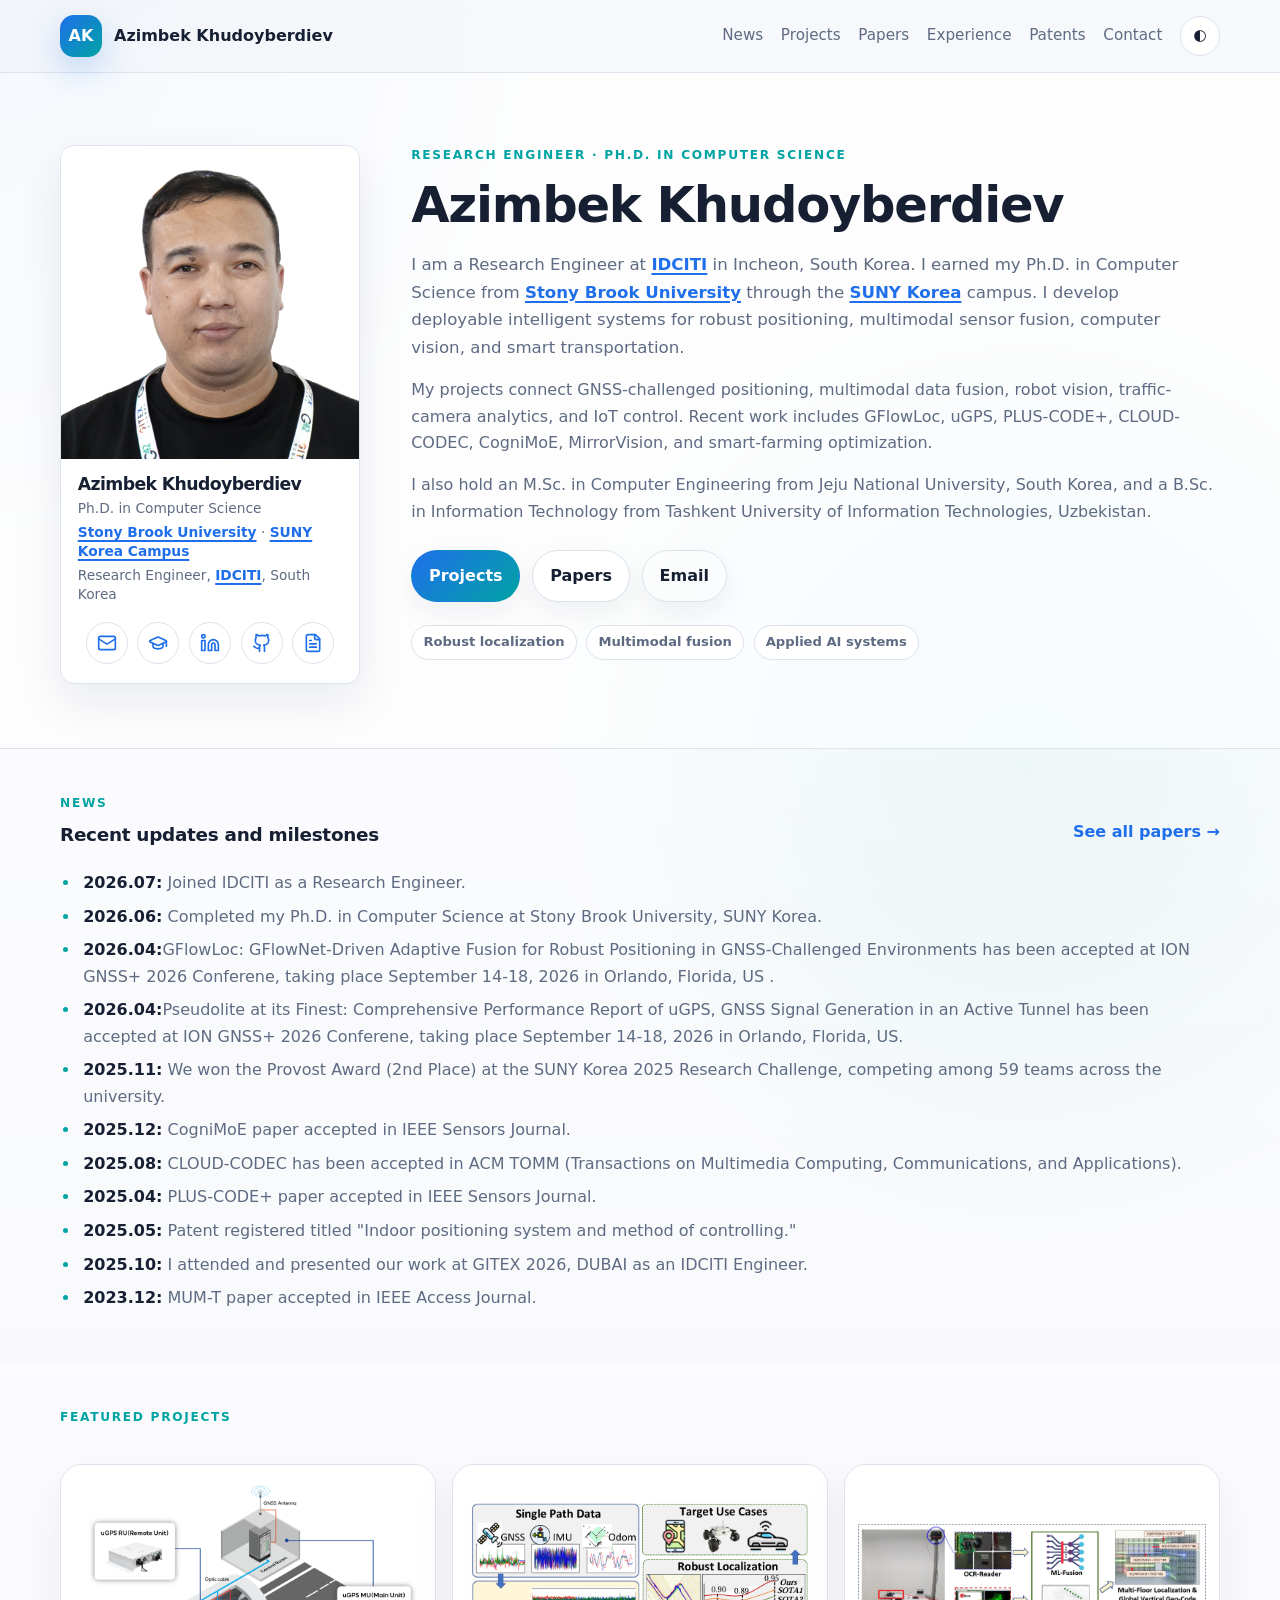
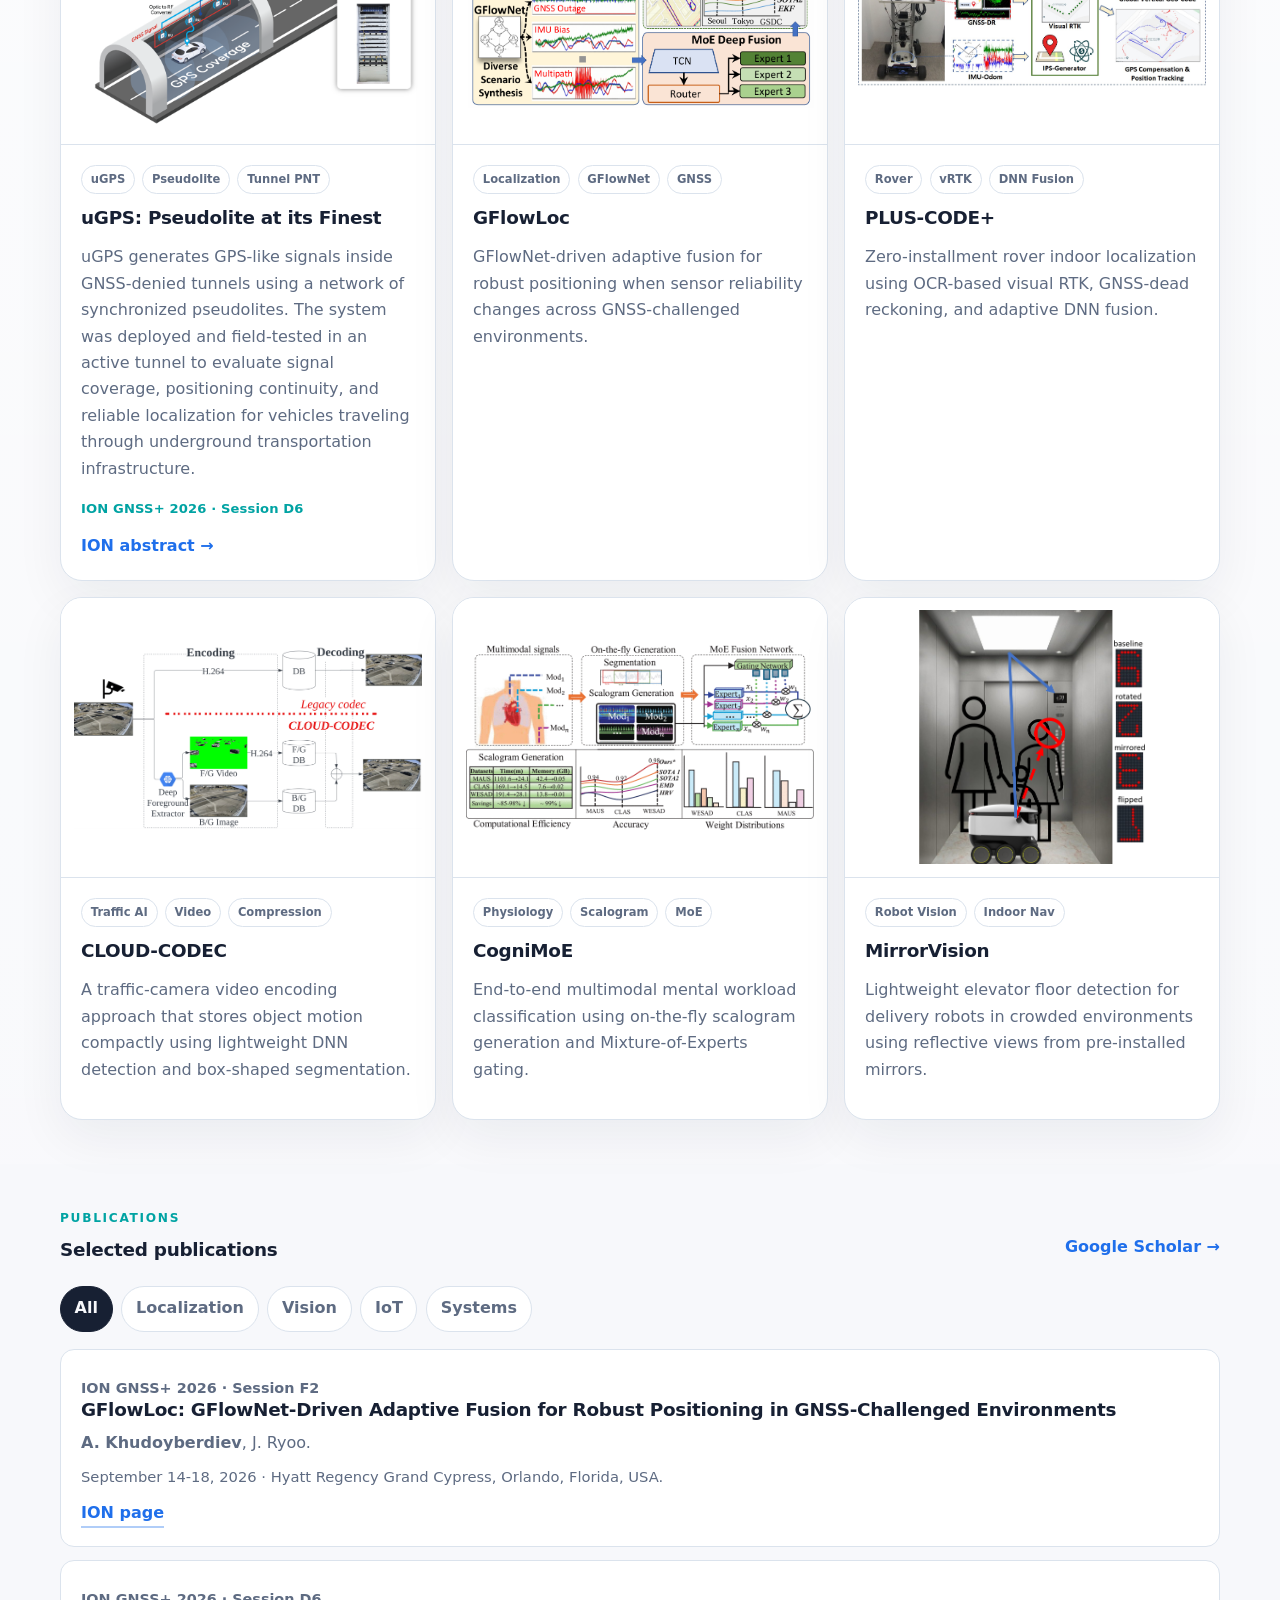
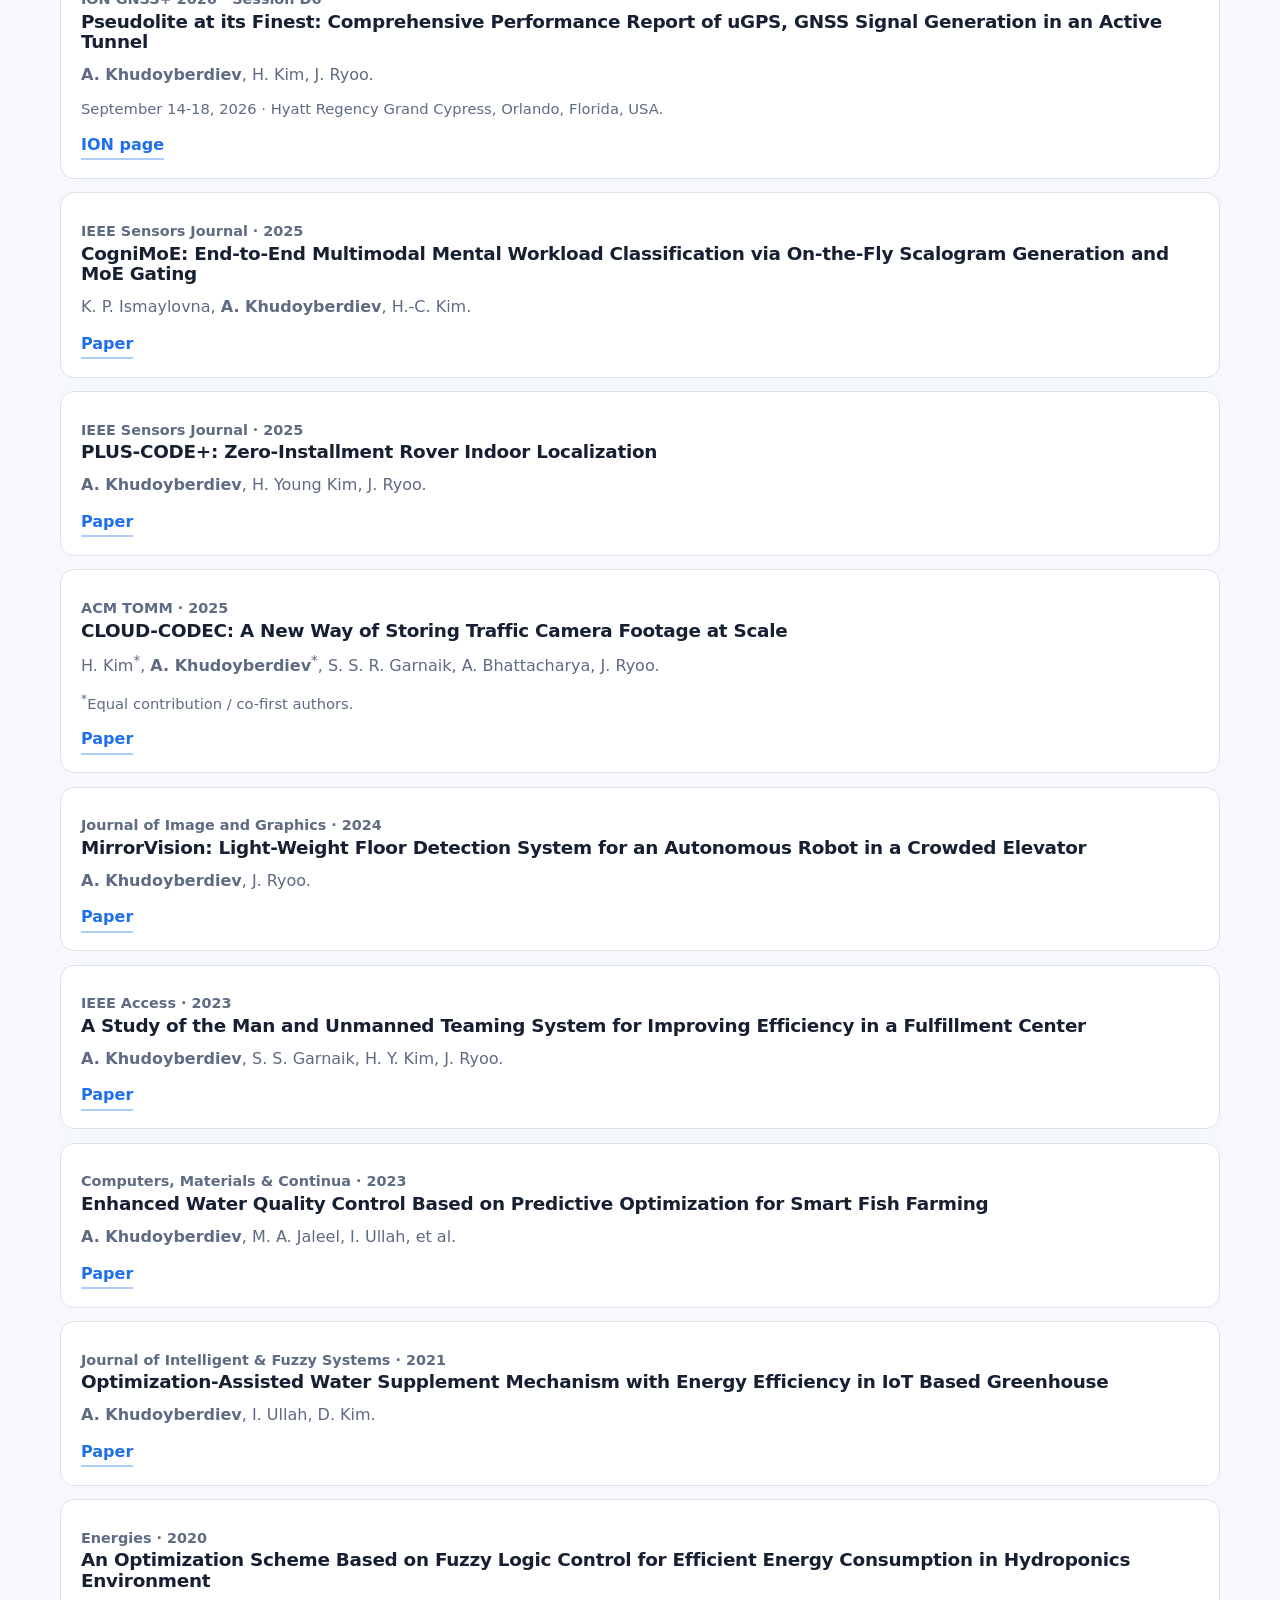
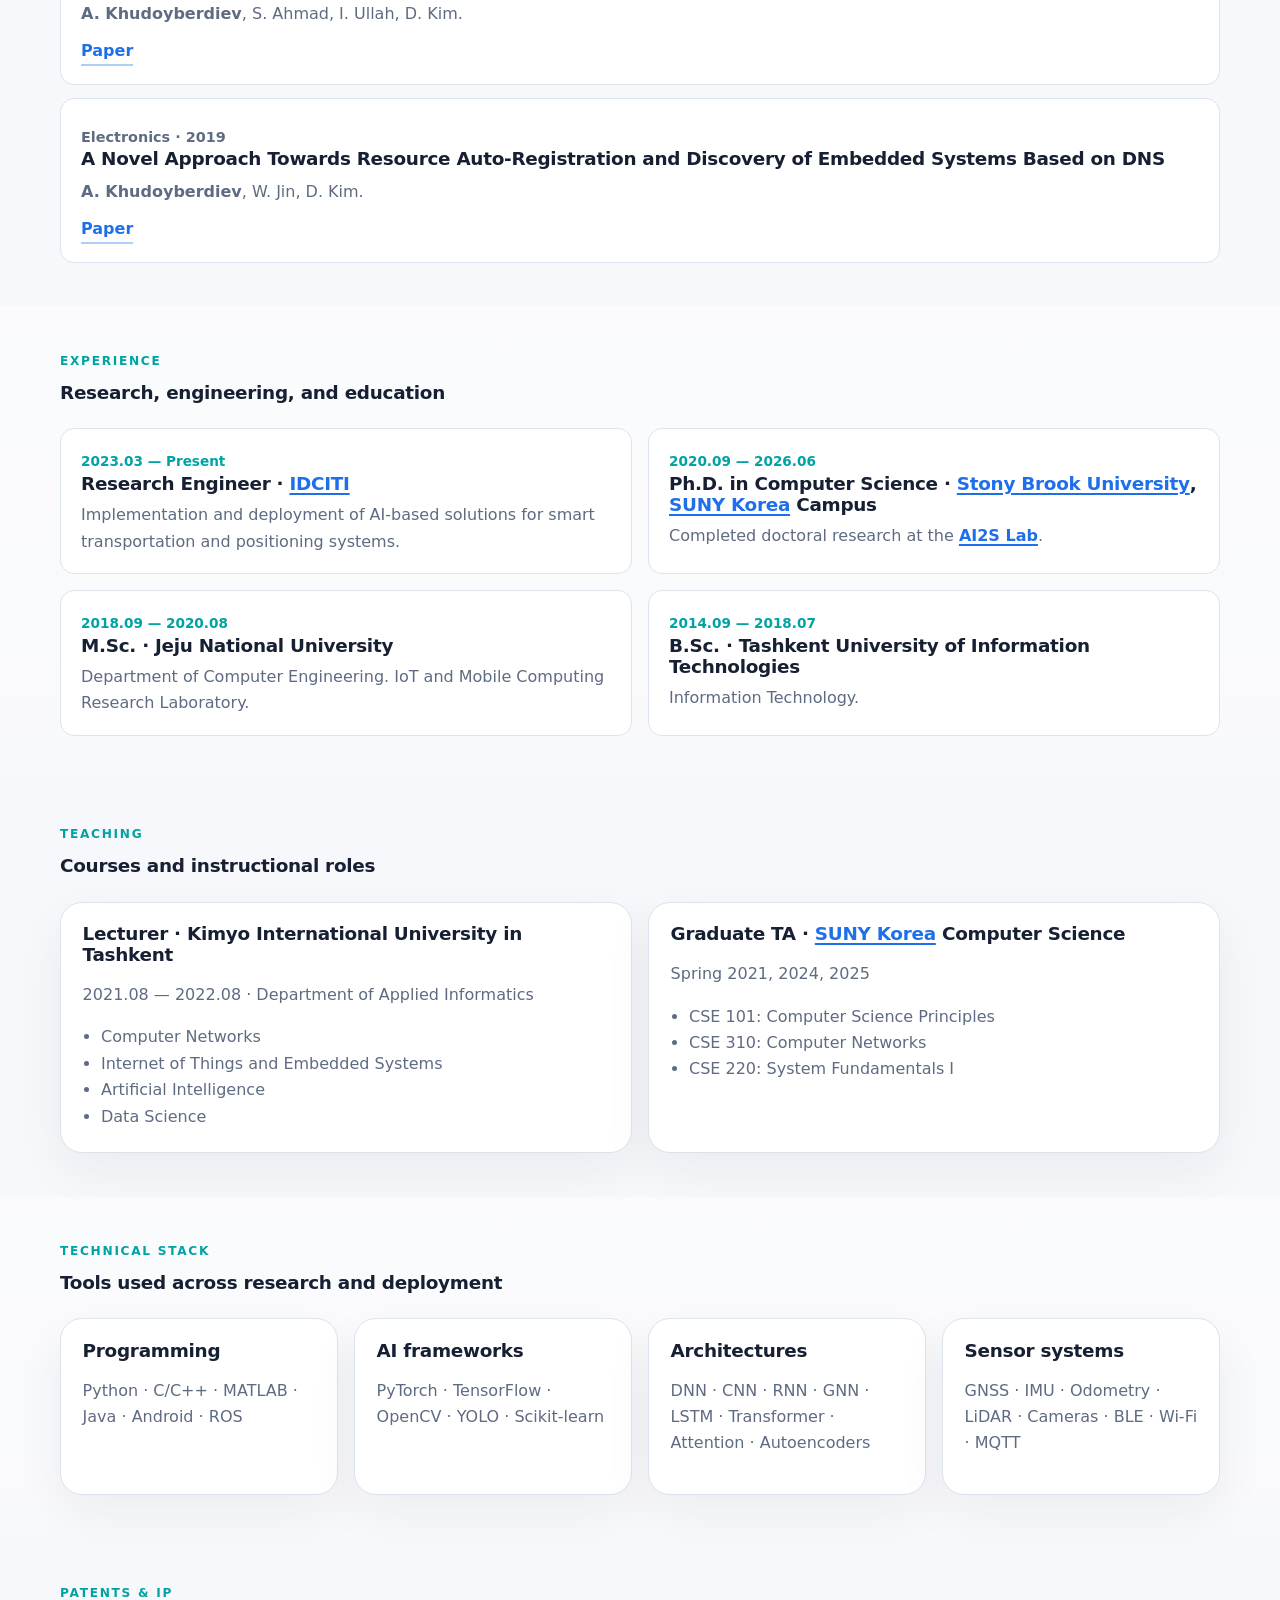
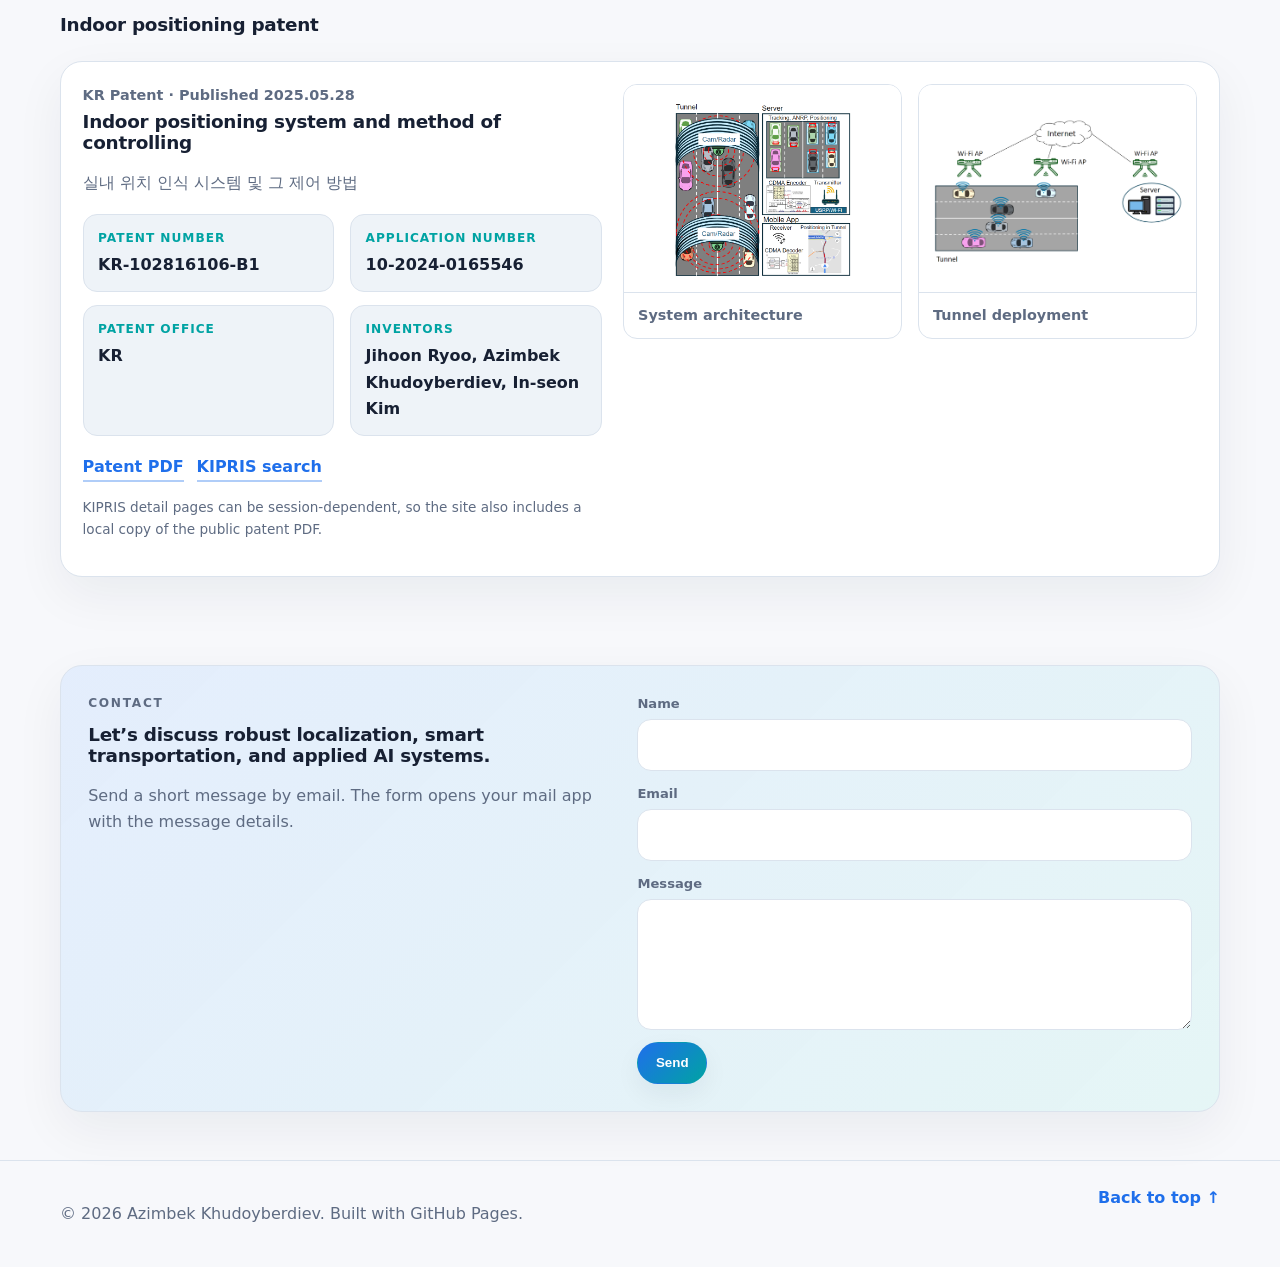
<file: index.html>
<!doctype html>
<html lang="en" data-theme="light">
<head>
  <meta charset="utf-8" />
  <meta name="viewport" content="width=device-width, initial-scale=1" />
  <title>Azimbek Khudoyberdiev · Research Portfolio</title>
  <meta name="description" content="Azimbek Khudoyberdiev — adaptive deep learning, multimodal sensor fusion, robust positioning, localization, intelligent transportation, and autonomous systems." />
  <meta name="author" content="Azimbek Khudoyberdiev" />
  <meta property="og:title" content="Azimbek Khudoyberdiev · Research Portfolio" />
  <meta property="og:description" content="Projects, publications, teaching, patents, and engineering work in multimodal sensor fusion and robust positioning." />
  <meta property="og:type" content="website" />
  <meta property="og:image" content="assets/img/og-card.svg" />
  <link rel="icon" href="assets/img/favicon.svg" type="image/svg+xml" />
  <link rel="stylesheet" href="assets/css/styles.css" />
  <script type="application/ld+json">
  {
    "@context": "https://schema.org",
    "@type": "Person",
    "name": "Azimbek Khudoyberdiev",
    "jobTitle": "Research Engineer; Ph.D. in Computer Science",
    "affiliation": [
      {"@type":"CollegeOrUniversity","name":"Stony Brook University","url":"https://www.stonybrook.edu/"},
      {"@type":"CollegeOrUniversity","name":"SUNY Korea","url":"https://www.sunykorea.ac.kr/en/"},
      {"@type":"Organization","name":"AI2S Lab","url":"https://sites.google.com/view/ai2s/home?authuser=0"},
      {"@type":"Organization","name":"IDCITI","url":"https://idciti.com/"}
    ],
    "email": "azimbek.khudoyberdiev@stonybrook.edu",
    "sameAs": [
      "https://www.linkedin.com/in/azimbek-khudoyberdiev-378966178/",
      "https://scholar.google.com/citations?user=FDHRJzgAAAAJ"
    ],
    "knowsAbout": ["Multimodal sensor fusion", "GNSS-challenged localization", "Deep learning", "Autonomous systems", "Computer vision", "IoT"]
  }
  </script>
</head>
<body>
  <a class="skip-link" href="#main">Skip to main content</a>

  <header class="site-header" id="top">
    <nav class="nav" aria-label="Primary navigation">
      <a class="brand" href="#top" aria-label="Azimbek Khudoyberdiev home">
        <span class="brand-mark">AK</span>
        <span class="brand-text">Azimbek Khudoyberdiev</span>
      </a>
      <button class="nav-toggle" aria-expanded="false" aria-controls="nav-menu">Menu</button>
      <div class="nav-menu" id="nav-menu">
        <a href="#news">News</a>
        <a href="#projects">Projects</a>
        <a href="#publications">Papers</a>
        <a href="#experience">Experience</a>
        <a href="#patents">Patents</a>
        <a href="#contact">Contact</a>
        <button class="theme-toggle" type="button" aria-label="Toggle dark mode">◐</button>
      </div>
    </nav>
  </header>

  <main id="main">
    <section class="hero section-pad">
      <div class="container hero-grid">
        <div class="hero-copy">
          <p class="eyebrow">Research Engineer · Ph.D. in Computer Science</p>
          <h1>Azimbek Khudoyberdiev</h1>
          <p class="lead">
            I am a Research Engineer at <a class="inline-link" href="https://idciti.com/" rel="noopener">IDCITI</a> in Incheon, South Korea. I earned my Ph.D. in Computer Science from <a class="inline-link" href="https://www.stonybrook.edu/" rel="noopener">Stony Brook University</a> through the <a class="inline-link" href="https://www.sunykorea.ac.kr/en/" rel="noopener">SUNY Korea</a> campus. I develop deployable intelligent systems for robust positioning, multimodal sensor fusion, computer vision, and smart transportation.
          </p>
          <p class="about-text">
            My projects connect GNSS-challenged positioning, multimodal data fusion, robot vision, traffic-camera analytics, and IoT control. Recent work includes GFlowLoc, uGPS, PLUS-CODE+, CLOUD-CODEC, CogniMoE, MirrorVision, and smart-farming optimization.
          </p>
          <p class="about-text">
            I also hold an M.Sc. in Computer Engineering from Jeju National University, South Korea, and a B.Sc. in Information Technology from Tashkent University of Information Technologies, Uzbekistan.
          </p>
          <div class="hero-actions">
            <a class="button primary" href="#projects">Projects</a>
            <a class="button" href="#publications">Papers</a>
            <a class="button ghost" href="mailto:azimbek.khudoyberdiev@stonybrook.edu">Email</a>
          </div>
          <div class="quick-meta" aria-label="Profile summary">
            <span>Robust localization</span>
            <span>Multimodal fusion</span>
            <span>Applied AI systems</span>
          </div>
        </div>
        <aside class="hero-card" aria-label="Profile card">
          <img src="assets/img/Azimbek_2.jpg" alt="Profile image for Azimbek Khudoyberdiev" />
          <div class="hero-card-content">
            <h2>Azimbek Khudoyberdiev</h2>
            <p>Ph.D. in Computer Science</p>
            <p><a class="inline-link" href="https://www.stonybrook.edu/" rel="noopener">Stony Brook University</a> · <a class="inline-link" href="https://www.sunykorea.ac.kr/en/" rel="noopener">SUNY Korea Campus</a></p>
            <p>Research Engineer, <a class="inline-link" href="https://idciti.com/" rel="noopener">IDCITI</a>, South Korea</p>
            <div class="profile-links">
              <a class="icon-link" href="mailto:azimbek.khudoyberdiev@stonybrook.edu" aria-label="Email" title="Email">
                <svg class="icon" viewBox="0 0 24 24" aria-hidden="true"><rect width="20" height="16" x="2" y="4" rx="2"></rect><path d="m22 7-8.97 5.7a2 2 0 0 1-2.06 0L2 7"></path></svg>
                <span class="sr-only">Email</span>
              </a>
              <a class="icon-link" href="https://scholar.google.com/citations?user=FDHRJzgAAAAJ" rel="noopener" aria-label="Google Scholar" title="Google Scholar">
                <svg class="icon" viewBox="0 0 24 24" aria-hidden="true"><path d="M21.42 10.92a1 1 0 0 0-.02-1.84L12.83 5.18a2 2 0 0 0-1.66 0L2.6 9.08a1 1 0 0 0 0 1.84l8.57 3.9a2 2 0 0 0 1.66 0z"></path><path d="M22 10v6"></path><path d="M6 12.5V16a6 3 0 0 0 12 0v-3.5"></path></svg>
                <span class="sr-only">Google Scholar</span>
              </a>
              <a class="icon-link" href="https://www.linkedin.com/in/azimbek-khudoyberdiev-378966178/" rel="noopener" aria-label="LinkedIn" title="LinkedIn">
                <svg class="icon" viewBox="0 0 24 24" aria-hidden="true"><path d="M16 8a6 6 0 0 1 6 6v7h-4v-7a2 2 0 0 0-4 0v7h-4v-7a6 6 0 0 1 6-6z"></path><rect width="4" height="12" x="2" y="9"></rect><circle cx="4" cy="4" r="2"></circle></svg>
                <span class="sr-only">LinkedIn</span>
              </a>
              <a class="icon-link" href="https://github.com/AzimbekKhudoyberdiev" rel="noopener" aria-label="GitHub" title="GitHub">
                <svg class="icon" viewBox="0 0 24 24" aria-hidden="true"><path d="M15 22v-4a4.8 4.8 0 0 0-1-3.5c3 0 6-2 6-5.5a5.4 5.4 0 0 0-1-3.5c.28-1.15.28-2.35 0-3.5 0 0-1 0-3 1.5a13.4 13.4 0 0 0-8 0C6 2 5 2 5 2c-.3 1.15-.3 2.35 0 3.5A5.4 5.4 0 0 0 4 9c0 3.5 3 5.5 6 5.5-.39.49-.68 1.05-.85 1.65S8.93 17.38 9 18v4"></path><path d="M9 18c-4.51 2-5-2-7-2"></path></svg>
                <span class="sr-only">GitHub</span>
              </a>
              <a class="icon-link" href="cv.html" aria-label="CV" title="CV">
                <svg class="icon" viewBox="0 0 24 24" aria-hidden="true"><path d="M15 2H6a2 2 0 0 0-2 2v16a2 2 0 0 0 2 2h12a2 2 0 0 0 2-2V7z"></path><path d="M14 2v4a2 2 0 0 0 2 2h4"></path><path d="M10 9H8"></path><path d="M16 13H8"></path><path d="M16 17H8"></path></svg>
                <span class="sr-only">CV</span>
              </a>
            </div>
          </div>
        </aside>
      </div>
    </section>

    <section class="section-pad section-muted" id="news">
      <div class="container split-heading">
        <div>
          <p class="eyebrow">News</p>
          <h3>Recent updates and milestones</h3>
        </div>
        <a class="text-link" href="#publications">See all papers →</a>
      </div>
      <ul class="container news-list">
        <li><strong>2026.07:</strong> Joined IDCITI as a Research Engineer.</li>
        <li><strong>2026.06:</strong> Completed my Ph.D. in Computer Science at Stony Brook University, SUNY Korea.</li>
        <li><strong>2026.04:</strong>GFlowLoc: GFlowNet-Driven Adaptive Fusion for Robust Positioning in GNSS-Challenged Environments has been accepted at ION GNSS+ 2026 Conferene, taking place September 14-18, 2026 in Orlando, Florida, US .</li>
        <li><strong>2026.04:</strong>Pseudolite at its Finest: Comprehensive Performance Report of uGPS, GNSS Signal Generation in an Active Tunnel has been accepted at ION GNSS+ 2026 Conferene, taking place September 14-18, 2026 in Orlando, Florida, US.</li>
        <li><strong>2025.11:</strong> We won the Provost Award (2nd Place) at the SUNY Korea 2025 Research Challenge, competing among 59 teams across the university.</li>
        <li><strong>2025.12:</strong> CogniMoE paper accepted in IEEE Sensors Journal.</li>
        <li><strong>2025.08:</strong> CLOUD-CODEC has been accepted in ACM TOMM (Transactions on Multimedia Computing, Communications, and Applications).</li>
        <li><strong>2025.04:</strong> PLUS-CODE+ paper accepted in IEEE Sensors Journal.</li>
        <li><strong>2025.05:</strong> Patent registered titled "Indoor positioning system and method of controlling."</li>
        <li><strong>2025.10:</strong> I attended and presented our work at GITEX 2026, DUBAI as an IDCITI Engineer.</li>
        <li><strong>2023.12:</strong> MUM-T paper accepted in IEEE Access Journal.</li>
      </ul>
    </section>

    <section class="section-pad section-muted" id="projects">
      <div class="container split-heading">
        <div>
          <p class="eyebrow">Featured projects</p>
          <!--<p class="section-intro compact">Project snapshots across robust localization, adaptive sensor fusion, traffic intelligence, robot vision, and IoT control.</p> -->
        </div>
      </div>
      <div class="container project-grid">
        <article class="project-card featured">
          <a class="project-media" href="https://www.ion.org/gnss/abstracts.cfm?paperID=16863" rel="noopener" aria-label="Open the uGPS abstract on the ION website">
            <img src="assets/img/projects/ugps.png" alt="uGPS architecture for GNSS signal generation in an active tunnel" />
          </a>
          <div class="project-body">
            <div class="tag-row"><span>uGPS</span><span>Pseudolite</span><span>Tunnel PNT</span></div>
            <h3><a href="https://www.ion.org/gnss/abstracts.cfm?paperID=16863" rel="noopener">uGPS: Pseudolite at its Finest</a></h3>
            <p>uGPS generates GPS-like signals inside GNSS-denied tunnels using a network of synchronized pseudolites. The system was deployed and field-tested in an active tunnel to evaluate signal coverage, positioning continuity, and reliable localization for vehicles traveling through underground transportation infrastructure.</p>
            <p class="project-venue">ION GNSS+ 2026 · Session D6</p>
            <a class="text-link" href="https://www.ion.org/gnss/abstracts.cfm?paperID=16863" rel="noopener">ION abstract →</a>
          </div>
        </article>

        <article class="project-card featured">
          <div class="project-media">
            <img src="assets/img/projects/gflowloc.png" alt="GFlowLoc adaptive sensor fusion figure" />
          </div>
          <div class="project-body">
            <div class="tag-row"><span>Localization</span><span>GFlowNet</span><span>GNSS</span></div>
            <h3>GFlowLoc</h3>
            <p>GFlowNet-driven adaptive fusion for robust positioning when sensor reliability changes across GNSS-challenged environments.</p>
            <!-- Project page link will be enabled when project details are added. -->
          </div>
        </article>

        <article class="project-card featured">
          <div class="project-media">
            <img src="assets/img/projects/plus-code.jpg" alt="PLUS-CODE+ localization system figure" />
          </div>
          <div class="project-body">
            <div class="tag-row"><span>Rover</span><span>vRTK</span><span>DNN Fusion</span></div>
            <h3>PLUS-CODE+</h3>
            <p>Zero-installment rover indoor localization using OCR-based visual RTK, GNSS-dead reckoning, and adaptive DNN fusion.</p>
            <!-- Project page link will be enabled when project details are added. -->
          </div>
        </article>

        <article class="project-card">
          <div class="project-media">
            <img src="assets/img/projects/cloud-codec.png" alt="CLOUD-CODEC traffic video storage figure" />
          </div>
          <div class="project-body">
            <div class="tag-row"><span>Traffic AI</span><span>Video</span><span>Compression</span></div>
            <h3>CLOUD-CODEC</h3>
            <p>A traffic-camera video encoding approach that stores object motion compactly using lightweight DNN detection and box-shaped segmentation.</p>
            <!-- Project page link will be enabled when project details are added. -->
          </div>
        </article>

        <article class="project-card">
          <div class="project-media">
            <img src="assets/img/projects/cognimoe.gif" alt="CogniMoE multimodal workload classification figure" />
          </div>
          <div class="project-body">
            <div class="tag-row"><span>Physiology</span><span>Scalogram</span><span>MoE</span></div>
            <h3>CogniMoE</h3>
            <p>End-to-end multimodal mental workload classification using on-the-fly scalogram generation and Mixture-of-Experts gating.</p>
            <!-- Project page link will be enabled when project details are added. -->
          </div>
        </article>

        <article class="project-card">
          <div class="project-media portrait-media">
            <img src="assets/img/projects/mirrorvision.png" alt="MirrorVision elevator floor-detection figure" />
          </div>
          <div class="project-body">
            <div class="tag-row"><span>Robot Vision</span><span>Indoor Nav</span></div>
            <h3>MirrorVision</h3>
            <p>Lightweight elevator floor detection for delivery robots in crowded environments using reflective views from pre-installed mirrors.</p>
            <!-- Project page link will be enabled when project details are added. -->
          </div>
        </article>

      </div>
    </section>

    <section class="section-pad" id="publications">
      <div class="container split-heading">
        <div>
          <p class="eyebrow">Publications</p>
          <h3>Selected publications</h3>
        </div>
        <a class="text-link" href="https://scholar.google.com/citations?user=FDHRJzgAAAAJ" rel="noopener">Google Scholar →</a>
      </div>
      <div class="container pub-toolbar" aria-label="Publication filters">
        <button class="filter-button active" data-filter="all">All</button>
        <button class="filter-button" data-filter="localization">Localization</button>
        <button class="filter-button" data-filter="vision">Vision</button>
        <button class="filter-button" data-filter="iot">IoT</button>
        <button class="filter-button" data-filter="systems">Systems</button>
      </div>
      <div class="container publication-list">
        <article class="publication" data-tags="localization systems">
          <p class="pub-venue">ION GNSS+ 2026 · Session F2</p>
          <h3>GFlowLoc: GFlowNet-Driven Adaptive Fusion for Robust Positioning in GNSS-Challenged Environments</h3>
          <p><strong>A. Khudoyberdiev</strong>, J. Ryoo.</p>
          <p class="pub-note">September 14-18, 2026 · Hyatt Regency Grand Cypress, Orlando, Florida, USA.</p>
          <div class="pub-links"><a href="https://www.ion.org/gnss/abstracts.cfm?paperID=16864" rel="noopener">ION page</a></div>
        </article>
        <article class="publication" data-tags="localization systems">
          <p class="pub-venue">ION GNSS+ 2026 · Session D6</p>
          <h3>Pseudolite at its Finest: Comprehensive Performance Report of uGPS, GNSS Signal Generation in an Active Tunnel</h3>
          <p><strong>A. Khudoyberdiev</strong>, H. Kim, J. Ryoo.</p>
          <p class="pub-note">September 14-18, 2026 · Hyatt Regency Grand Cypress, Orlando, Florida, USA.</p>
          <div class="pub-links"><a href="https://www.ion.org/gnss/sessions.cfm?sessionID=2054" rel="noopener">ION page</a></div>
        </article>
        <article class="publication" data-tags="systems vision">
          <p class="pub-venue">IEEE Sensors Journal · 2025</p>
          <h3>CogniMoE: End-to-End Multimodal Mental Workload Classification via On-the-Fly Scalogram Generation and MoE Gating</h3>
          <p>K. P. Ismaylovna, <strong>A. Khudoyberdiev</strong>, H.-C. Kim.</p>
          <div class="pub-links"><a href="https://doi.org/10.1109/JSEN.2025.3640827" rel="noopener">Paper</a></div>
        </article>
        <article class="publication" data-tags="localization vision systems">
          <p class="pub-venue">IEEE Sensors Journal · 2025</p>
          <h3>PLUS-CODE+: Zero-Installment Rover Indoor Localization</h3>
          <p><strong>A. Khudoyberdiev</strong>, H. Young Kim, J. Ryoo.</p>
          <div class="pub-links"><a href="https://doi.org/10.1109/JSEN.2025.3561331" rel="noopener">Paper</a></div>
        </article>
        <article class="publication" data-tags="systems vision">
          <p class="pub-venue">ACM TOMM · 2025</p>
          <h3>CLOUD-CODEC: A New Way of Storing Traffic Camera Footage at Scale</h3>
          <p>H. Kim<sup>*</sup>, <strong>A. Khudoyberdiev</strong><sup>*</sup>, S. S. R. Garnaik, A. Bhattacharya, J. Ryoo.</p>
          <p class="pub-note"><sup>*</sup>Equal contribution / co-first authors.</p>
          <div class="pub-links"><a href="https://doi.org/10.1145/3744649" rel="noopener">Paper</a></div>
        </article>
        <article class="publication" data-tags="vision localization">
          <p class="pub-venue">Journal of Image and Graphics · 2024</p>
          <h3>MirrorVision: Light-Weight Floor Detection System for an Autonomous Robot in a Crowded Elevator</h3>
          <p><strong>A. Khudoyberdiev</strong>, J. Ryoo.</p>
          <div class="pub-links"><a href="https://doi.org/10.18178/joig.12.1.1-9" rel="noopener">Paper</a></div>
        </article>
        <article class="publication" data-tags="systems robotics">
          <p class="pub-venue">IEEE Access · 2023</p>
          <h3>A Study of the Man and Unmanned Teaming System for Improving Efficiency in a Fulfillment Center</h3>
          <p><strong>A. Khudoyberdiev</strong>, S. S. Garnaik, H. Y. Kim, J. Ryoo.</p>
          <div class="pub-links"><a href="https://doi.org/10.1109/ACCESS.2023.3341396" rel="noopener">Paper</a></div>
        </article>
        <article class="publication" data-tags="iot systems">
          <p class="pub-venue">Computers, Materials & Continua · 2023</p>
          <h3>Enhanced Water Quality Control Based on Predictive Optimization for Smart Fish Farming</h3>
          <p><strong>A. Khudoyberdiev</strong>, M. A. Jaleel, I. Ullah, et al.</p>
          <div class="pub-links"><a href="https://doi.org/10.32604/cmc.2023.036898" rel="noopener">Paper</a></div>
        </article>
        <article class="publication" data-tags="iot systems">
          <p class="pub-venue">Journal of Intelligent & Fuzzy Systems · 2021</p>
          <h3>Optimization-Assisted Water Supplement Mechanism with Energy Efficiency in IoT Based Greenhouse</h3>
          <p><strong>A. Khudoyberdiev</strong>, I. Ullah, D. Kim.</p>
          <div class="pub-links"><a href="https://doi.org/10.3233/JIFS-200618" rel="noopener">Paper</a></div>
        </article>
        <article class="publication" data-tags="iot systems">
          <p class="pub-venue">Energies · 2020</p>
          <h3>An Optimization Scheme Based on Fuzzy Logic Control for Efficient Energy Consumption in Hydroponics Environment</h3>
          <p><strong>A. Khudoyberdiev</strong>, S. Ahmad, I. Ullah, D. Kim.</p>
          <div class="pub-links"><a href="https://doi.org/10.3390/en13020289" rel="noopener">Paper</a></div>
        </article>
        <article class="publication" data-tags="iot systems">
          <p class="pub-venue">Electronics · 2019</p>
          <h3>A Novel Approach Towards Resource Auto-Registration and Discovery of Embedded Systems Based on DNS</h3>
          <p><strong>A. Khudoyberdiev</strong>, W. Jin, D. Kim.</p>
          <div class="pub-links"><a href="https://doi.org/10.3390/electronics8040442" rel="noopener">Paper</a></div>
        </article>
      </div>
    </section>

    <section class="section-pad section-muted" id="experience">
      <div class="container section-heading">
        <p class="eyebrow">Experience</p>
        <h3>Research, engineering, and education</h3>
      </div>
      <div class="container timeline">
        <article>
          <span>2023.03 — Present</span>
          <h3>Research Engineer · <a class="inline-link" href="https://idciti.com/" rel="noopener">IDCITI</a></h3>
          <p>Implementation and deployment of AI-based solutions for smart transportation and positioning systems.</p>
        </article>
        <article>
          <span>2020.09 — 2026.06</span>
          <h3>Ph.D. in Computer Science · <a class="inline-link" href="https://www.stonybrook.edu/" rel="noopener">Stony Brook University</a>, <a class="inline-link" href="https://www.sunykorea.ac.kr/en/" rel="noopener">SUNY Korea</a> Campus</h3>
          <p>Completed doctoral research at the <a class="inline-link" href="https://sites.google.com/view/ai2s/home?authuser=0" rel="noopener">AI2S Lab</a>.</p>
        </article>
        <article>
          <span>2018.09 — 2020.08</span>
          <h3>M.Sc. · Jeju National University</h3>
          <p>Department of Computer Engineering. IoT and Mobile Computing Research Laboratory.</p>
        </article>
        <article>
          <span>2014.09 — 2018.07</span>
          <h3>B.Sc. · Tashkent University of Information Technologies</h3>
          <p>Information Technology.</p>
        </article>
      </div>
    </section>

    <section class="section-pad" id="teaching">
      <div class="container split-heading">
        <div>
          <p class="eyebrow">Teaching</p>
          <h3>Courses and instructional roles</h3>
        </div>
      </div>
      <div class="container teaching-grid">
        <article class="teaching-card">
          <h3>Lecturer · Kimyo International University in Tashkent</h3>
          <p class="muted">2021.08 — 2022.08 · Department of Applied Informatics</p>
          <ul>
            <li>Computer Networks</li>
            <li>Internet of Things and Embedded Systems</li>
            <li>Artificial Intelligence</li>
            <li>Data Science</li>
          </ul>
        </article>
        <article class="teaching-card">
          <h3>Graduate TA · <a class="inline-link" href="https://www.sunykorea.ac.kr/en/" rel="noopener">SUNY Korea</a> Computer Science</h3>
          <p class="muted">Spring 2021, 2024, 2025</p>
          <ul>
            <li>CSE 101: Computer Science Principles</li>
            <li>CSE 310: Computer Networks</li>
            <li>CSE 220: System Fundamentals I</li>
          </ul>
        </article>
      </div>
    </section>

    <section class="section-pad section-muted" id="skills">
      <div class="container section-heading">
        <p class="eyebrow">Technical stack</p>
        <h3>Tools used across research and deployment</h3>
      </div>
      <div class="container skills-grid">
        <div class="skill-group"><h3>Programming</h3><p>Python · C/C++ · MATLAB · Java · Android · ROS</p></div>
        <div class="skill-group"><h3>AI frameworks</h3><p>PyTorch · TensorFlow · OpenCV · YOLO · Scikit-learn</p></div>
        <div class="skill-group"><h3>Architectures</h3><p>DNN · CNN · RNN · GNN · LSTM · Transformer · Attention · Autoencoders</p></div>
        <div class="skill-group"><h3>Sensor systems</h3><p>GNSS · IMU · Odometry · LiDAR · Cameras · BLE · Wi-Fi · MQTT</p></div>
      </div>
    </section>

    <section class="section-pad" id="patents">
      <div class="container section-heading">
        <p class="eyebrow">Patents & IP</p>
        <h3>Indoor positioning patent</h3>
      </div>
      <div class="container">
        <div class="patent-card patent-layout">
          <div class="patent-copy">
            <p class="pub-venue">KR Patent · Published 2025.05.28</p>
            <h3>Indoor positioning system and method of controlling</h3>
            <p class="muted">실내 위치 인식 시스템 및 그 제어 방법</p>
            <dl class="patent-meta">
              <div><dt>Patent number</dt><dd>KR-102816106-B1</dd></div>
              <div><dt>Application number</dt><dd>10-2024-0165546</dd></div>
              <div><dt>Patent office</dt><dd>KR</dd></div>
              <div><dt>Inventors</dt><dd>Jihoon Ryoo, Azimbek Khudoyberdiev, In-seon Kim</dd></div>
            </dl>
            <div class="pub-links">
              <a href="assets/patents/KR-102816106-B1.pdf" target="_blank" rel="noopener">Patent PDF</a>
              <a href="https://www.kipris.or.kr/khome/search/searchResult.do?queryText=102816106" rel="noopener">KIPRIS search</a>
            </div>
            <p class="small-note">KIPRIS detail pages can be session-dependent, so the site also includes a local copy of the public patent PDF.</p>
          </div>
          <div class="patent-figures" aria-label="Patent system architecture figures">
            <figure>
              <img src="assets/img/patents/indoor-positioning-system-architecture.png" alt="Patent architecture for indoor positioning using cameras, radar sensors, server, wireless output device, and client device" />
              <figcaption>System architecture</figcaption>
            </figure>
            <figure>
              <img src="assets/img/patents/deployment.png" alt="Tunnel deployment diagram for the indoor positioning system" />
              <figcaption>Tunnel deployment</figcaption>
            </figure>
          </div>
        </div>
      </div>
    </section>

    <section class="section-pad contact-section" id="contact">
      <div class="container contact-card">
        <div>
          <p class="eyebrow">Contact</p>
          <h3>Let’s discuss robust localization, smart transportation, and applied AI systems.</h3>
          <p class="contact-note">Send a short message by email. The form opens your mail app with the message details.</p>
        </div>
        <form class="contact-form" action="mailto:azimbek.khudoyberdiev@stonybrook.edu" method="post" enctype="text/plain">
          <label>
            <span>Name</span>
            <input name="name" type="text" autocomplete="name" required />
          </label>
          <label>
            <span>Email</span>
            <input name="email" type="email" autocomplete="email" required />
          </label>
          <label>
            <span>Message</span>
            <textarea name="message" rows="4" required></textarea>
          </label>
          <button class="button primary" type="submit">Send</button>
        </form>
      </div>
    </section>
  </main>

  <footer class="footer">
    <div class="container footer-inner">
      <p>© <span id="year"></span> Azimbek Khudoyberdiev. Built with GitHub Pages.</p>
      <a href="#top">Back to top ↑</a>
    </div>
  </footer>

  <script src="assets/js/main.js"></script>
</body>
</html>
</file>
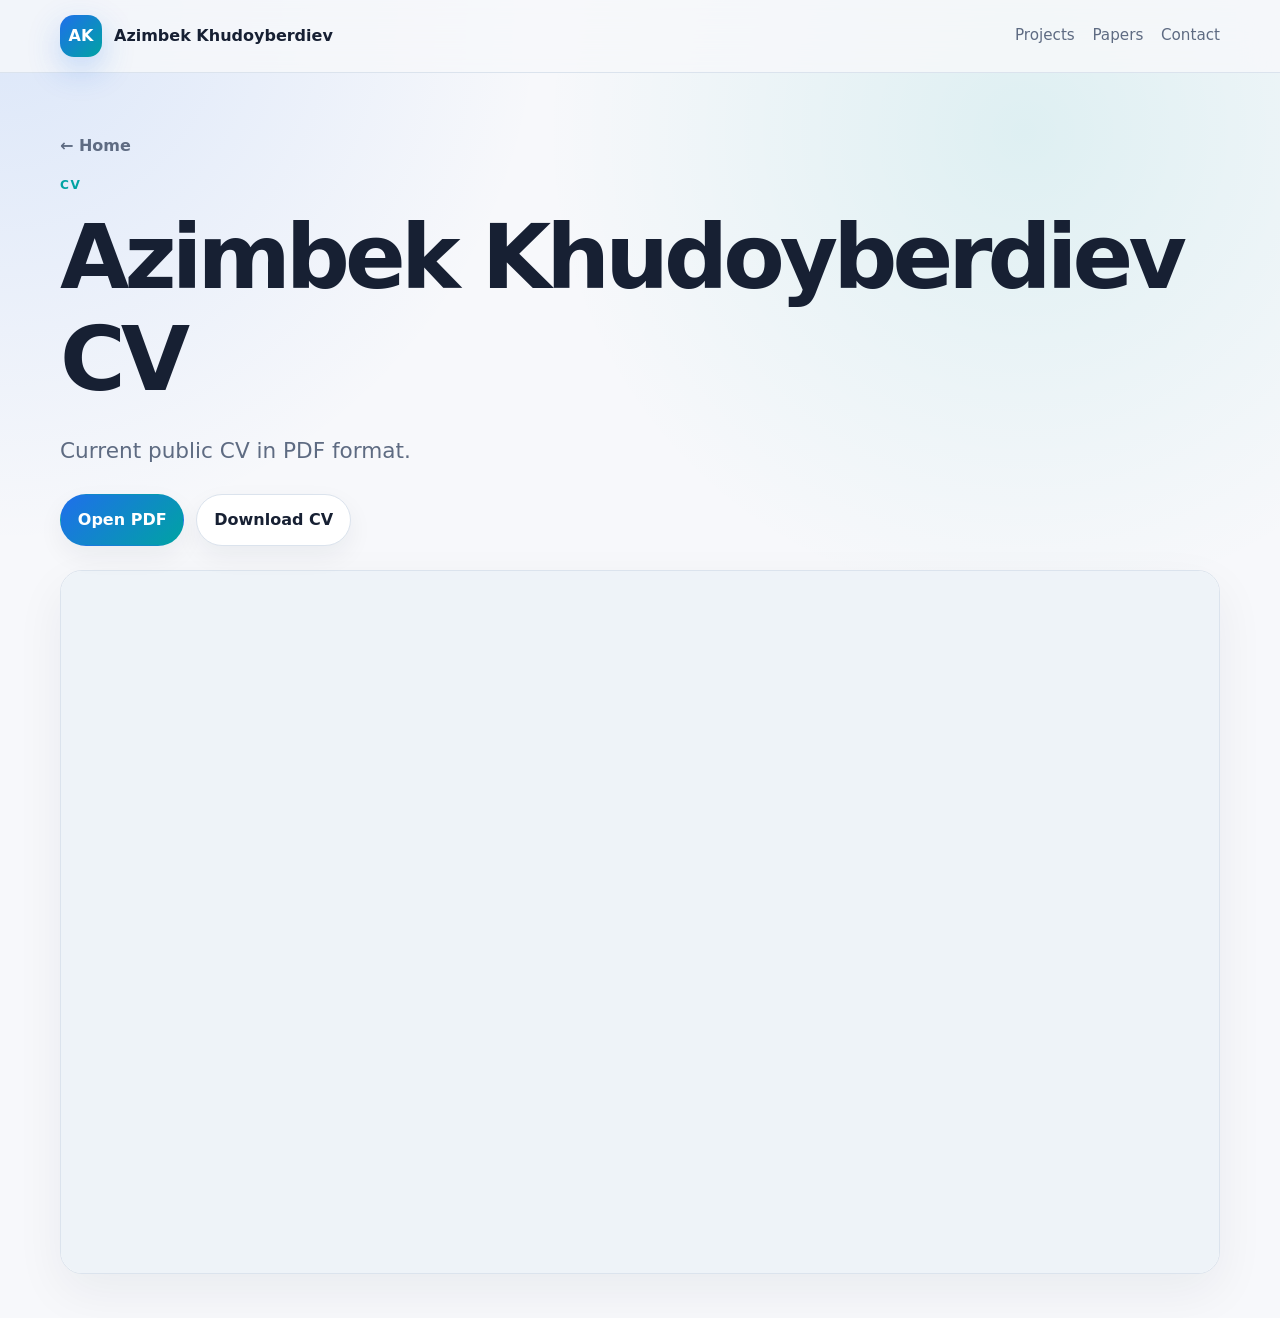
<file: cv.html>
<!doctype html>
<html lang="en" data-theme="light">
<head>
  <meta charset="utf-8" />
  <meta name="viewport" content="width=device-width, initial-scale=1" />
  <title>CV · Azimbek Khudoyberdiev</title>
  <link rel="icon" href="assets/img/favicon.svg" type="image/svg+xml" />
  <link rel="stylesheet" href="assets/css/styles.css" />
</head>
<body>
  <header class="site-header">
    <nav class="nav" aria-label="Primary navigation">
      <a class="brand" href="index.html#top"><span class="brand-mark">AK</span><span class="brand-text">Azimbek Khudoyberdiev</span></a>
      <div class="nav-menu" style="display:flex"><a href="index.html#projects">Projects</a><a href="index.html#publications">Papers</a><a href="index.html#contact">Contact</a></div>
    </nav>
  </header>
  <main class="section-pad">
    <div class="container">
      <p class="breadcrumb"><a href="index.html">← Home</a></p>
      <p class="eyebrow">CV</p>
      <h1>Azimbek Khudoyberdiev CV</h1>
      <p class="lead">Current public CV in PDF format.</p>
      <div class="hero-actions">
        <a class="button primary" href="assets/cv/Azimbek_Khudoyberdiev_CV.pdf" target="_blank" rel="noopener">Open PDF</a>
        <a class="button" href="assets/cv/Azimbek_Khudoyberdiev_CV.pdf" download>Download CV</a>
      </div>
      <div class="pdf-viewer">
        <iframe class="pdf-frame" src="assets/cv/Azimbek_Khudoyberdiev_CV.pdf" title="Azimbek Khudoyberdiev CV PDF"></iframe>
      </div>
    </div>
  </main>
</body>
</html>
</file>
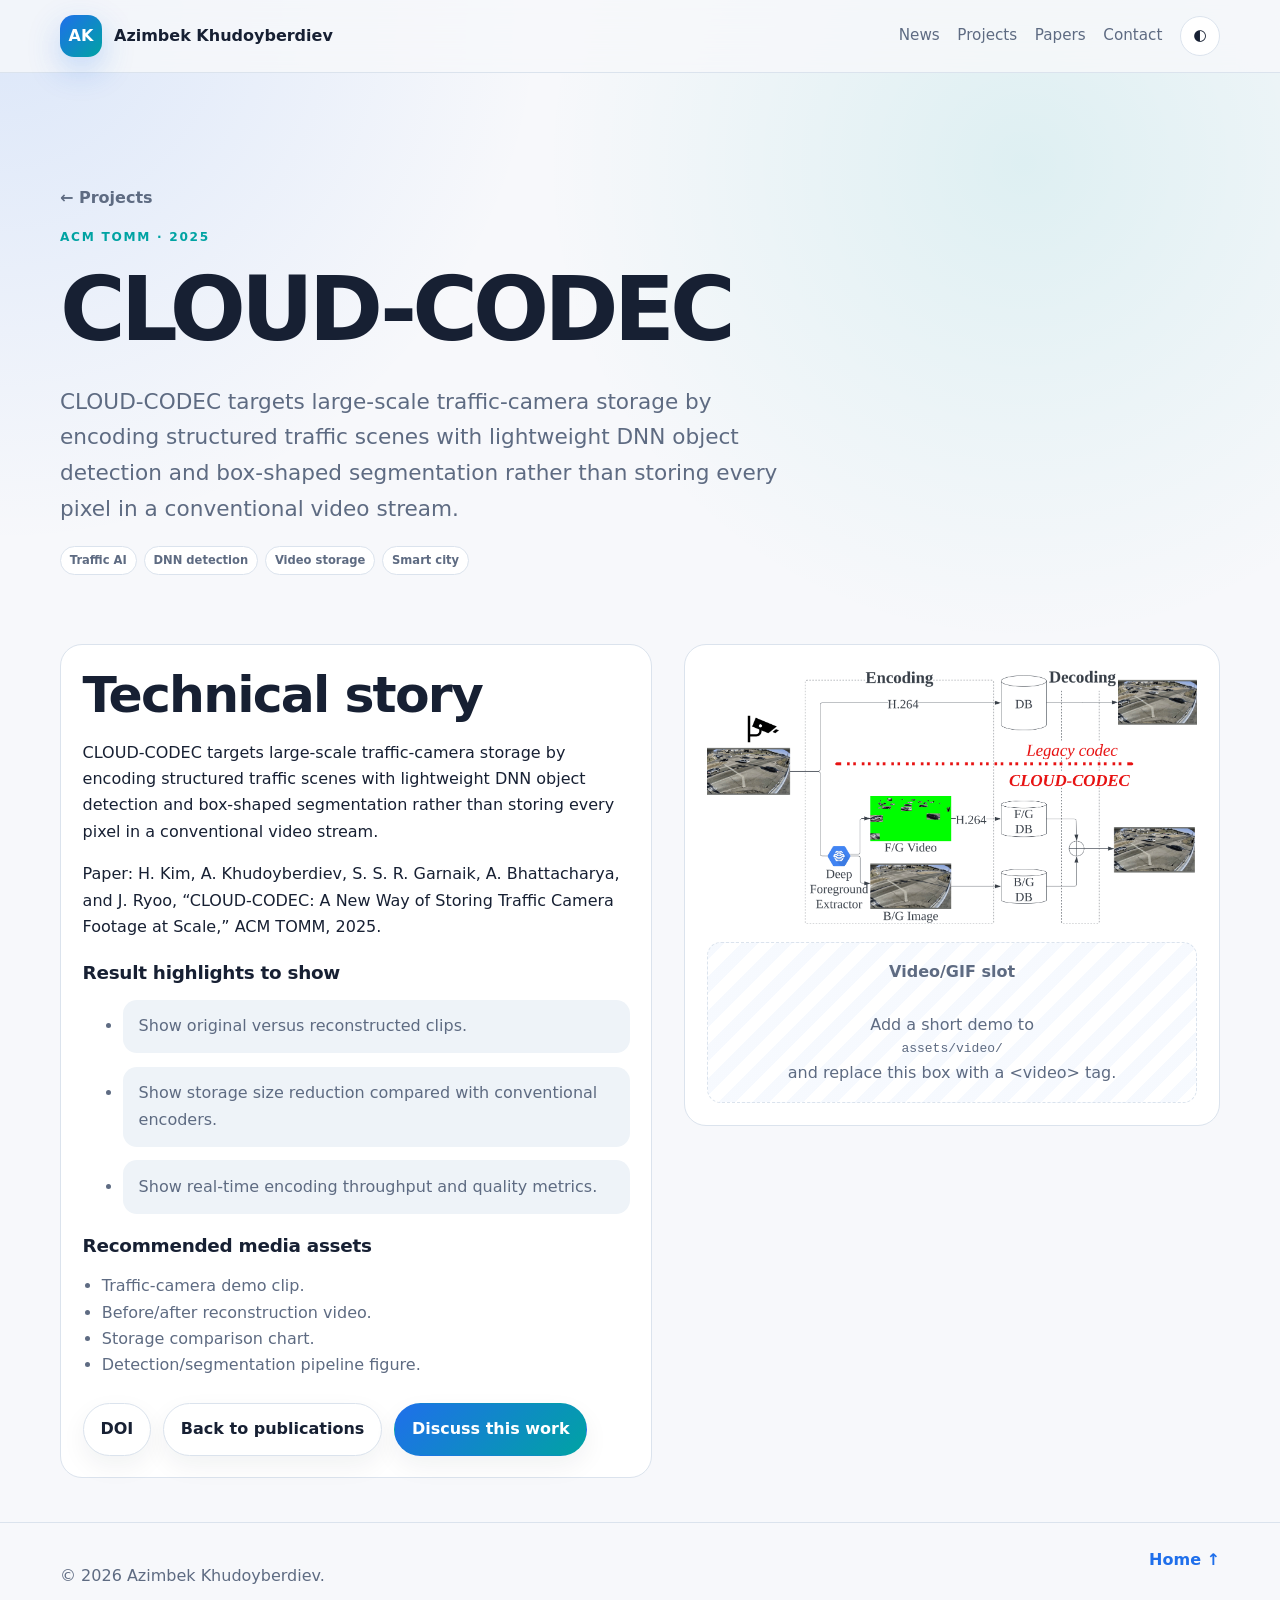
<file: projects/cloud-codec.html>
<!doctype html>
<html lang="en" data-theme="light">
<head>
  <meta charset="utf-8" />
  <meta name="viewport" content="width=device-width, initial-scale=1" />
  <title>CLOUD-CODEC · Azimbek Khudoyberdiev</title>
  <meta name="description" content="CLOUD-CODEC targets large-scale traffic-camera storage by encoding structured traffic scenes with lightweight DNN object detection and box-shaped segmentation rather than storing every pixel in a conventional video stream." />
  <link rel="icon" href="../assets/img/favicon.svg" type="image/svg+xml" />
  <link rel="stylesheet" href="../assets/css/styles.css" />
</head>
<body>
  <a class="skip-link" href="#main">Skip to main content</a>
  <header class="site-header">
    <nav class="nav" aria-label="Primary navigation">
      <a class="brand" href="../index.html#top"><span class="brand-mark">AK</span><span class="brand-text">Azimbek Khudoyberdiev</span></a>
      <button class="nav-toggle" aria-expanded="false" aria-controls="nav-menu">Menu</button>
      <div class="nav-menu" id="nav-menu">
        <a href="../index.html#news">News</a>
        <a href="../index.html#projects">Projects</a>
        <a href="../index.html#publications">Papers</a>
        <a href="../index.html#contact">Contact</a>
        <button class="theme-toggle" type="button" aria-label="Toggle dark mode">◐</button>
      </div>
    </nav>
  </header>
  <main id="main">
    <section class="project-hero">
      <div class="container">
        <p class="breadcrumb"><a href="../index.html#projects">← Projects</a></p>
        <p class="eyebrow">ACM TOMM · 2025</p>
        <h1>CLOUD-CODEC</h1>
        <p class="lead">CLOUD-CODEC targets large-scale traffic-camera storage by encoding structured traffic scenes with lightweight DNN object detection and box-shaped segmentation rather than storing every pixel in a conventional video stream.</p>
        <div class="tag-row" style="margin-top:1.2rem"><span>Traffic AI</span><span>DNN detection</span><span>Video storage</span><span>Smart city</span></div>
      </div>
    </section>
    <section class="section-pad" style="padding-top:0">
      <div class="container detail-grid">
        <article class="detail-card">
          <h2>Technical story</h2>
          <p>CLOUD-CODEC targets large-scale traffic-camera storage by encoding structured traffic scenes with lightweight DNN object detection and box-shaped segmentation rather than storing every pixel in a conventional video stream.</p>
          <p>Paper: H. Kim, A. Khudoyberdiev, S. S. R. Garnaik, A. Bhattacharya, and J. Ryoo, “CLOUD-CODEC: A New Way of Storing Traffic Camera Footage at Scale,” ACM TOMM, 2025.</p>
          <h3 style="margin-top:1.4rem">Result highlights to show</h3>
          <ul class="result-list"><li>Show original versus reconstructed clips.</li><li>Show storage size reduction compared with conventional encoders.</li><li>Show real-time encoding throughput and quality metrics.</li></ul>
          <h3 style="margin-top:1.4rem">Recommended media assets</h3>
          <ul class="checklist"><li>Traffic-camera demo clip.</li><li>Before/after reconstruction video.</li><li>Storage comparison chart.</li><li>Detection/segmentation pipeline figure.</li></ul>
          <div class="hero-actions"><a class="button" href="https://doi.org/10.1145/3744649" rel="noopener">DOI</a><a class="button" href="../index.html#publications" rel="noopener">Back to publications</a><a class="button primary" href="mailto:azimbek.khudoyberdiev@stonybrook.edu">Discuss this work</a></div>
        </article>
        <aside class="media-panel">
          <img src="../assets/img/projects/cloud-codec.png" alt="CLOUD-CODEC traffic video storage figure" />
          <div class="video-placeholder">
            <strong>Video/GIF slot</strong><br />
            Add a short demo to <code>assets/video/</code> and replace this box with a &lt;video&gt; tag.
          </div>
        </aside>
      </div>
    </section>
  </main>
  <footer class="footer">
    <div class="container footer-inner"><p>© <span id="year"></span> Azimbek Khudoyberdiev.</p><a href="../index.html#top">Home ↑</a></div>
  </footer>
  <script src="../assets/js/main.js"></script>
</body>
</html>
</file>
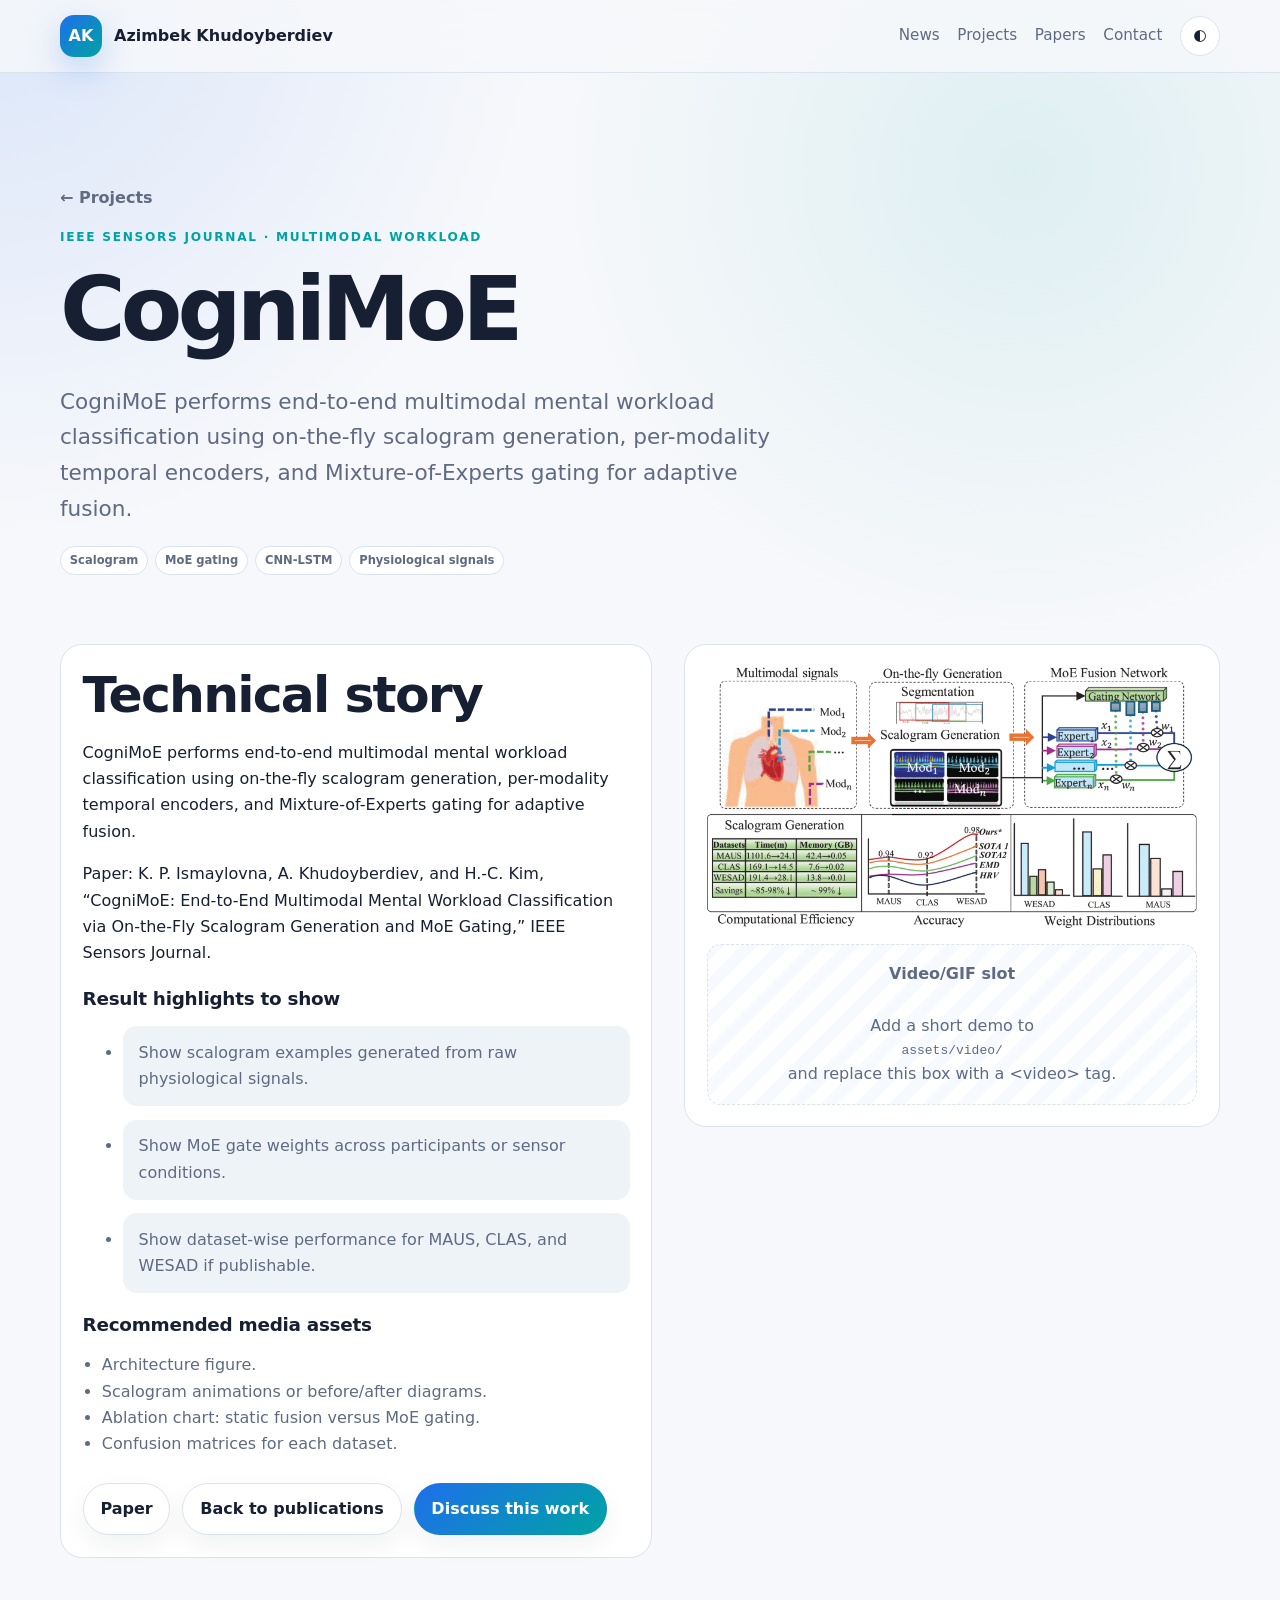
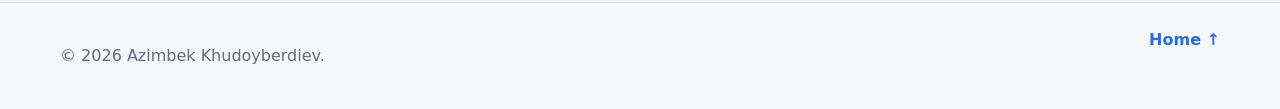
<file: projects/cognimoe.html>
<!doctype html>
<html lang="en" data-theme="light">
<head>
  <meta charset="utf-8" />
  <meta name="viewport" content="width=device-width, initial-scale=1" />
  <title>CogniMoE · Azimbek Khudoyberdiev</title>
  <meta name="description" content="CogniMoE performs end-to-end multimodal mental workload classification using on-the-fly scalogram generation, per-modality temporal encoders, and Mixture-of-Experts gating for adaptive fusion." />
  <link rel="icon" href="../assets/img/favicon.svg" type="image/svg+xml" />
  <link rel="stylesheet" href="../assets/css/styles.css" />
</head>
<body>
  <a class="skip-link" href="#main">Skip to main content</a>
  <header class="site-header">
    <nav class="nav" aria-label="Primary navigation">
      <a class="brand" href="../index.html#top"><span class="brand-mark">AK</span><span class="brand-text">Azimbek Khudoyberdiev</span></a>
      <button class="nav-toggle" aria-expanded="false" aria-controls="nav-menu">Menu</button>
      <div class="nav-menu" id="nav-menu">
        <a href="../index.html#news">News</a>
        <a href="../index.html#projects">Projects</a>
        <a href="../index.html#publications">Papers</a>
        <a href="../index.html#contact">Contact</a>
        <button class="theme-toggle" type="button" aria-label="Toggle dark mode">◐</button>
      </div>
    </nav>
  </header>
  <main id="main">
    <section class="project-hero">
      <div class="container">
        <p class="breadcrumb"><a href="../index.html#projects">← Projects</a></p>
        <p class="eyebrow">IEEE Sensors Journal · Multimodal workload</p>
        <h1>CogniMoE</h1>
        <p class="lead">CogniMoE performs end-to-end multimodal mental workload classification using on-the-fly scalogram generation, per-modality temporal encoders, and Mixture-of-Experts gating for adaptive fusion.</p>
        <div class="tag-row" style="margin-top:1.2rem"><span>Scalogram</span><span>MoE gating</span><span>CNN-LSTM</span><span>Physiological signals</span></div>
      </div>
    </section>
    <section class="section-pad" style="padding-top:0">
      <div class="container detail-grid">
        <article class="detail-card">
          <h2>Technical story</h2>
          <p>CogniMoE performs end-to-end multimodal mental workload classification using on-the-fly scalogram generation, per-modality temporal encoders, and Mixture-of-Experts gating for adaptive fusion.</p>
          <p>Paper: K. P. Ismaylovna, A. Khudoyberdiev, and H.-C. Kim, “CogniMoE: End-to-End Multimodal Mental Workload Classification via On-the-Fly Scalogram Generation and MoE Gating,” IEEE Sensors Journal.</p>
          <h3 style="margin-top:1.4rem">Result highlights to show</h3>
          <ul class="result-list"><li>Show scalogram examples generated from raw physiological signals.</li><li>Show MoE gate weights across participants or sensor conditions.</li><li>Show dataset-wise performance for MAUS, CLAS, and WESAD if publishable.</li></ul>
          <h3 style="margin-top:1.4rem">Recommended media assets</h3>
          <ul class="checklist"><li>Architecture figure.</li><li>Scalogram animations or before/after diagrams.</li><li>Ablation chart: static fusion versus MoE gating.</li><li>Confusion matrices for each dataset.</li></ul>
          <div class="hero-actions"><a class="button" href="https://ieeexplore.ieee.org/stamp/stamp.jsp?arnumber=11298422" rel="noopener">Paper</a><a class="button" href="../index.html#publications" rel="noopener">Back to publications</a><a class="button primary" href="mailto:azimbek.khudoyberdiev@stonybrook.edu">Discuss this work</a></div>
        </article>
        <aside class="media-panel">
          <img src="../assets/img/projects/cognimoe.gif" alt="CogniMoE multimodal workload classification figure" />
          <div class="video-placeholder">
            <strong>Video/GIF slot</strong><br />
            Add a short demo to <code>assets/video/</code> and replace this box with a &lt;video&gt; tag.
          </div>
        </aside>
      </div>
    </section>
  </main>
  <footer class="footer">
    <div class="container footer-inner"><p>© <span id="year"></span> Azimbek Khudoyberdiev.</p><a href="../index.html#top">Home ↑</a></div>
  </footer>
  <script src="../assets/js/main.js"></script>
</body>
</html>
</file>
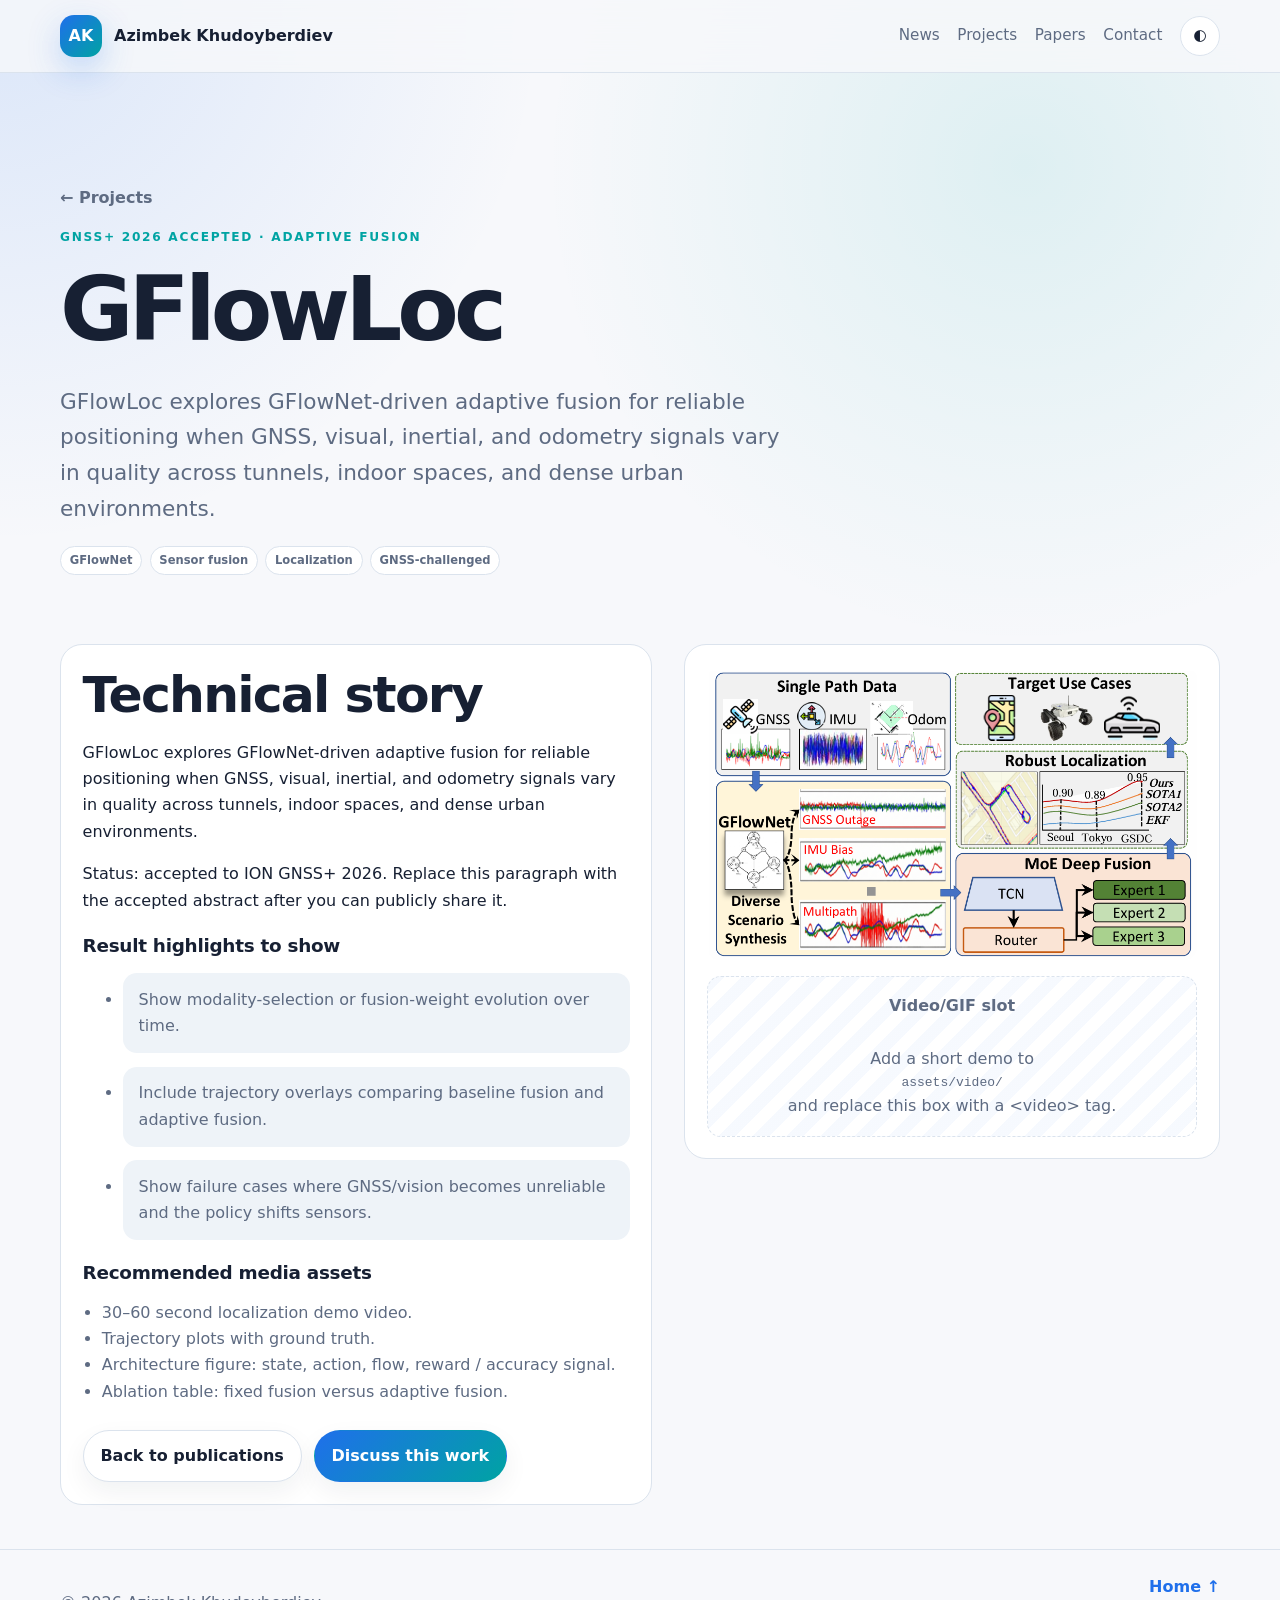
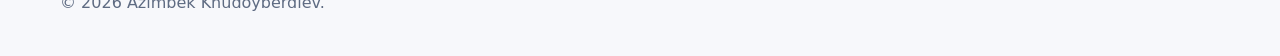
<file: projects/gflowloc.html>
<!doctype html>
<html lang="en" data-theme="light">
<head>
  <meta charset="utf-8" />
  <meta name="viewport" content="width=device-width, initial-scale=1" />
  <title>GFlowLoc · Azimbek Khudoyberdiev</title>
  <meta name="description" content="GFlowLoc explores GFlowNet-driven adaptive fusion for reliable positioning when GNSS, visual, inertial, and odometry signals vary in quality across tunnels, indoor spaces, and dense urban environments." />
  <link rel="icon" href="../assets/img/favicon.svg" type="image/svg+xml" />
  <link rel="stylesheet" href="../assets/css/styles.css" />
</head>
<body>
  <a class="skip-link" href="#main">Skip to main content</a>
  <header class="site-header">
    <nav class="nav" aria-label="Primary navigation">
      <a class="brand" href="../index.html#top"><span class="brand-mark">AK</span><span class="brand-text">Azimbek Khudoyberdiev</span></a>
      <button class="nav-toggle" aria-expanded="false" aria-controls="nav-menu">Menu</button>
      <div class="nav-menu" id="nav-menu">
        <a href="../index.html#news">News</a>
        <a href="../index.html#projects">Projects</a>
        <a href="../index.html#publications">Papers</a>
        <a href="../index.html#contact">Contact</a>
        <button class="theme-toggle" type="button" aria-label="Toggle dark mode">◐</button>
      </div>
    </nav>
  </header>
  <main id="main">
    <section class="project-hero">
      <div class="container">
        <p class="breadcrumb"><a href="../index.html#projects">← Projects</a></p>
        <p class="eyebrow">GNSS+ 2026 accepted · Adaptive fusion</p>
        <h1>GFlowLoc</h1>
        <p class="lead">GFlowLoc explores GFlowNet-driven adaptive fusion for reliable positioning when GNSS, visual, inertial, and odometry signals vary in quality across tunnels, indoor spaces, and dense urban environments.</p>
        <div class="tag-row" style="margin-top:1.2rem"><span>GFlowNet</span><span>Sensor fusion</span><span>Localization</span><span>GNSS-challenged</span></div>
      </div>
    </section>
    <section class="section-pad" style="padding-top:0">
      <div class="container detail-grid">
        <article class="detail-card">
          <h2>Technical story</h2>
          <p>GFlowLoc explores GFlowNet-driven adaptive fusion for reliable positioning when GNSS, visual, inertial, and odometry signals vary in quality across tunnels, indoor spaces, and dense urban environments.</p>
          <p>Status: accepted to ION GNSS+ 2026. Replace this paragraph with the accepted abstract after you can publicly share it.</p>
          <h3 style="margin-top:1.4rem">Result highlights to show</h3>
          <ul class="result-list"><li>Show modality-selection or fusion-weight evolution over time.</li><li>Include trajectory overlays comparing baseline fusion and adaptive fusion.</li><li>Show failure cases where GNSS/vision becomes unreliable and the policy shifts sensors.</li></ul>
          <h3 style="margin-top:1.4rem">Recommended media assets</h3>
          <ul class="checklist"><li>30–60 second localization demo video.</li><li>Trajectory plots with ground truth.</li><li>Architecture figure: state, action, flow, reward / accuracy signal.</li><li>Ablation table: fixed fusion versus adaptive fusion.</li></ul>
          <div class="hero-actions"><a class="button" href="../index.html#publications" rel="noopener">Back to publications</a><a class="button primary" href="mailto:azimbek.khudoyberdiev@stonybrook.edu">Discuss this work</a></div>
        </article>
        <aside class="media-panel">
          <img src="../assets/img/projects/gflowloc.png" alt="GFlowLoc adaptive sensor fusion figure" />
          <div class="video-placeholder">
            <strong>Video/GIF slot</strong><br />
            Add a short demo to <code>assets/video/</code> and replace this box with a &lt;video&gt; tag.
          </div>
        </aside>
      </div>
    </section>
  </main>
  <footer class="footer">
    <div class="container footer-inner"><p>© <span id="year"></span> Azimbek Khudoyberdiev.</p><a href="../index.html#top">Home ↑</a></div>
  </footer>
  <script src="../assets/js/main.js"></script>
</body>
</html>
</file>
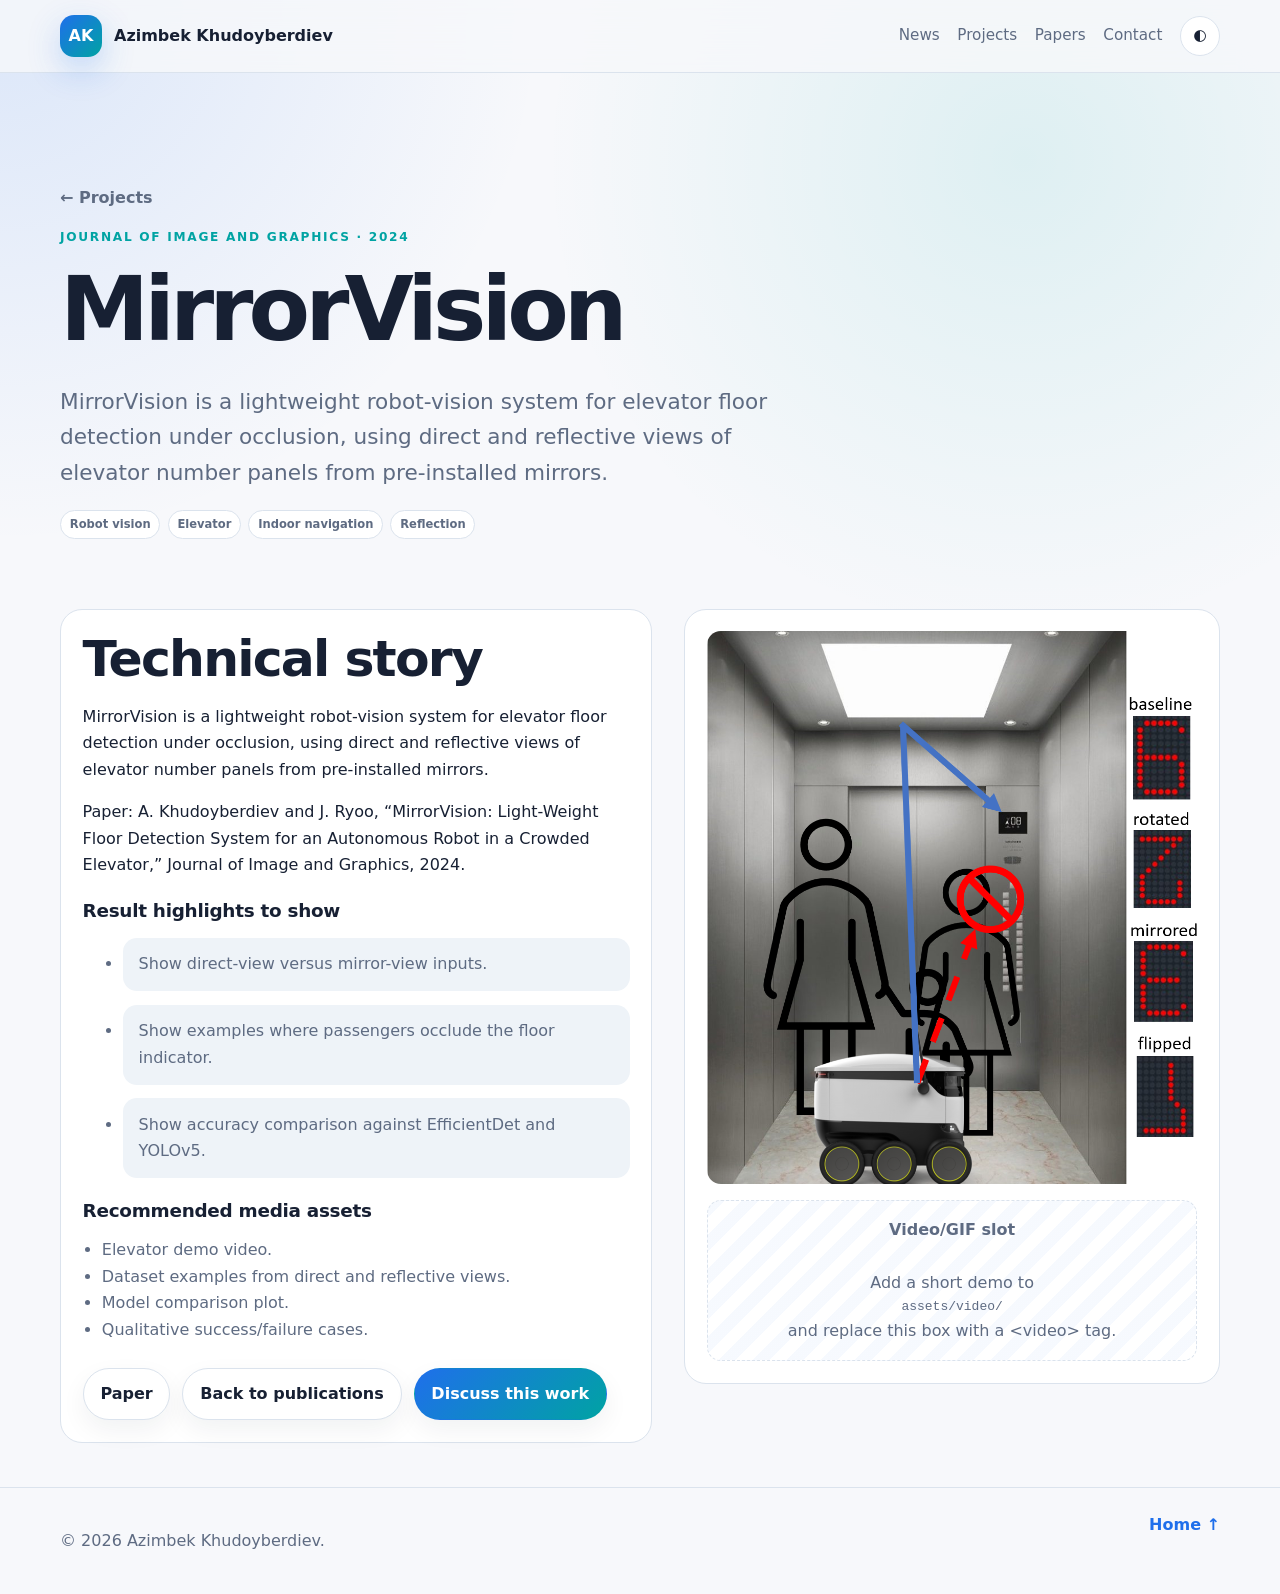
<file: projects/mirrorvision.html>
<!doctype html>
<html lang="en" data-theme="light">
<head>
  <meta charset="utf-8" />
  <meta name="viewport" content="width=device-width, initial-scale=1" />
  <title>MirrorVision · Azimbek Khudoyberdiev</title>
  <meta name="description" content="MirrorVision is a lightweight robot-vision system for elevator floor detection under occlusion, using direct and reflective views of elevator number panels from pre-installed mirrors." />
  <link rel="icon" href="../assets/img/favicon.svg" type="image/svg+xml" />
  <link rel="stylesheet" href="../assets/css/styles.css" />
</head>
<body>
  <a class="skip-link" href="#main">Skip to main content</a>
  <header class="site-header">
    <nav class="nav" aria-label="Primary navigation">
      <a class="brand" href="../index.html#top"><span class="brand-mark">AK</span><span class="brand-text">Azimbek Khudoyberdiev</span></a>
      <button class="nav-toggle" aria-expanded="false" aria-controls="nav-menu">Menu</button>
      <div class="nav-menu" id="nav-menu">
        <a href="../index.html#news">News</a>
        <a href="../index.html#projects">Projects</a>
        <a href="../index.html#publications">Papers</a>
        <a href="../index.html#contact">Contact</a>
        <button class="theme-toggle" type="button" aria-label="Toggle dark mode">◐</button>
      </div>
    </nav>
  </header>
  <main id="main">
    <section class="project-hero">
      <div class="container">
        <p class="breadcrumb"><a href="../index.html#projects">← Projects</a></p>
        <p class="eyebrow">Journal of Image and Graphics · 2024</p>
        <h1>MirrorVision</h1>
        <p class="lead">MirrorVision is a lightweight robot-vision system for elevator floor detection under occlusion, using direct and reflective views of elevator number panels from pre-installed mirrors.</p>
        <div class="tag-row" style="margin-top:1.2rem"><span>Robot vision</span><span>Elevator</span><span>Indoor navigation</span><span>Reflection</span></div>
      </div>
    </section>
    <section class="section-pad" style="padding-top:0">
      <div class="container detail-grid">
        <article class="detail-card">
          <h2>Technical story</h2>
          <p>MirrorVision is a lightweight robot-vision system for elevator floor detection under occlusion, using direct and reflective views of elevator number panels from pre-installed mirrors.</p>
          <p>Paper: A. Khudoyberdiev and J. Ryoo, “MirrorVision: Light-Weight Floor Detection System for an Autonomous Robot in a Crowded Elevator,” Journal of Image and Graphics, 2024.</p>
          <h3 style="margin-top:1.4rem">Result highlights to show</h3>
          <ul class="result-list"><li>Show direct-view versus mirror-view inputs.</li><li>Show examples where passengers occlude the floor indicator.</li><li>Show accuracy comparison against EfficientDet and YOLOv5.</li></ul>
          <h3 style="margin-top:1.4rem">Recommended media assets</h3>
          <ul class="checklist"><li>Elevator demo video.</li><li>Dataset examples from direct and reflective views.</li><li>Model comparison plot.</li><li>Qualitative success/failure cases.</li></ul>
          <div class="hero-actions"><a class="button" href="https://www.joig.net/show-88-373-1.html" rel="noopener">Paper</a><a class="button" href="../index.html#publications" rel="noopener">Back to publications</a><a class="button primary" href="mailto:azimbek.khudoyberdiev@stonybrook.edu">Discuss this work</a></div>
        </article>
        <aside class="media-panel">
          <img src="../assets/img/projects/mirrorvision.png" alt="MirrorVision elevator floor-detection figure" />
          <div class="video-placeholder">
            <strong>Video/GIF slot</strong><br />
            Add a short demo to <code>assets/video/</code> and replace this box with a &lt;video&gt; tag.
          </div>
        </aside>
      </div>
    </section>
  </main>
  <footer class="footer">
    <div class="container footer-inner"><p>© <span id="year"></span> Azimbek Khudoyberdiev.</p><a href="../index.html#top">Home ↑</a></div>
  </footer>
  <script src="../assets/js/main.js"></script>
</body>
</html>
</file>
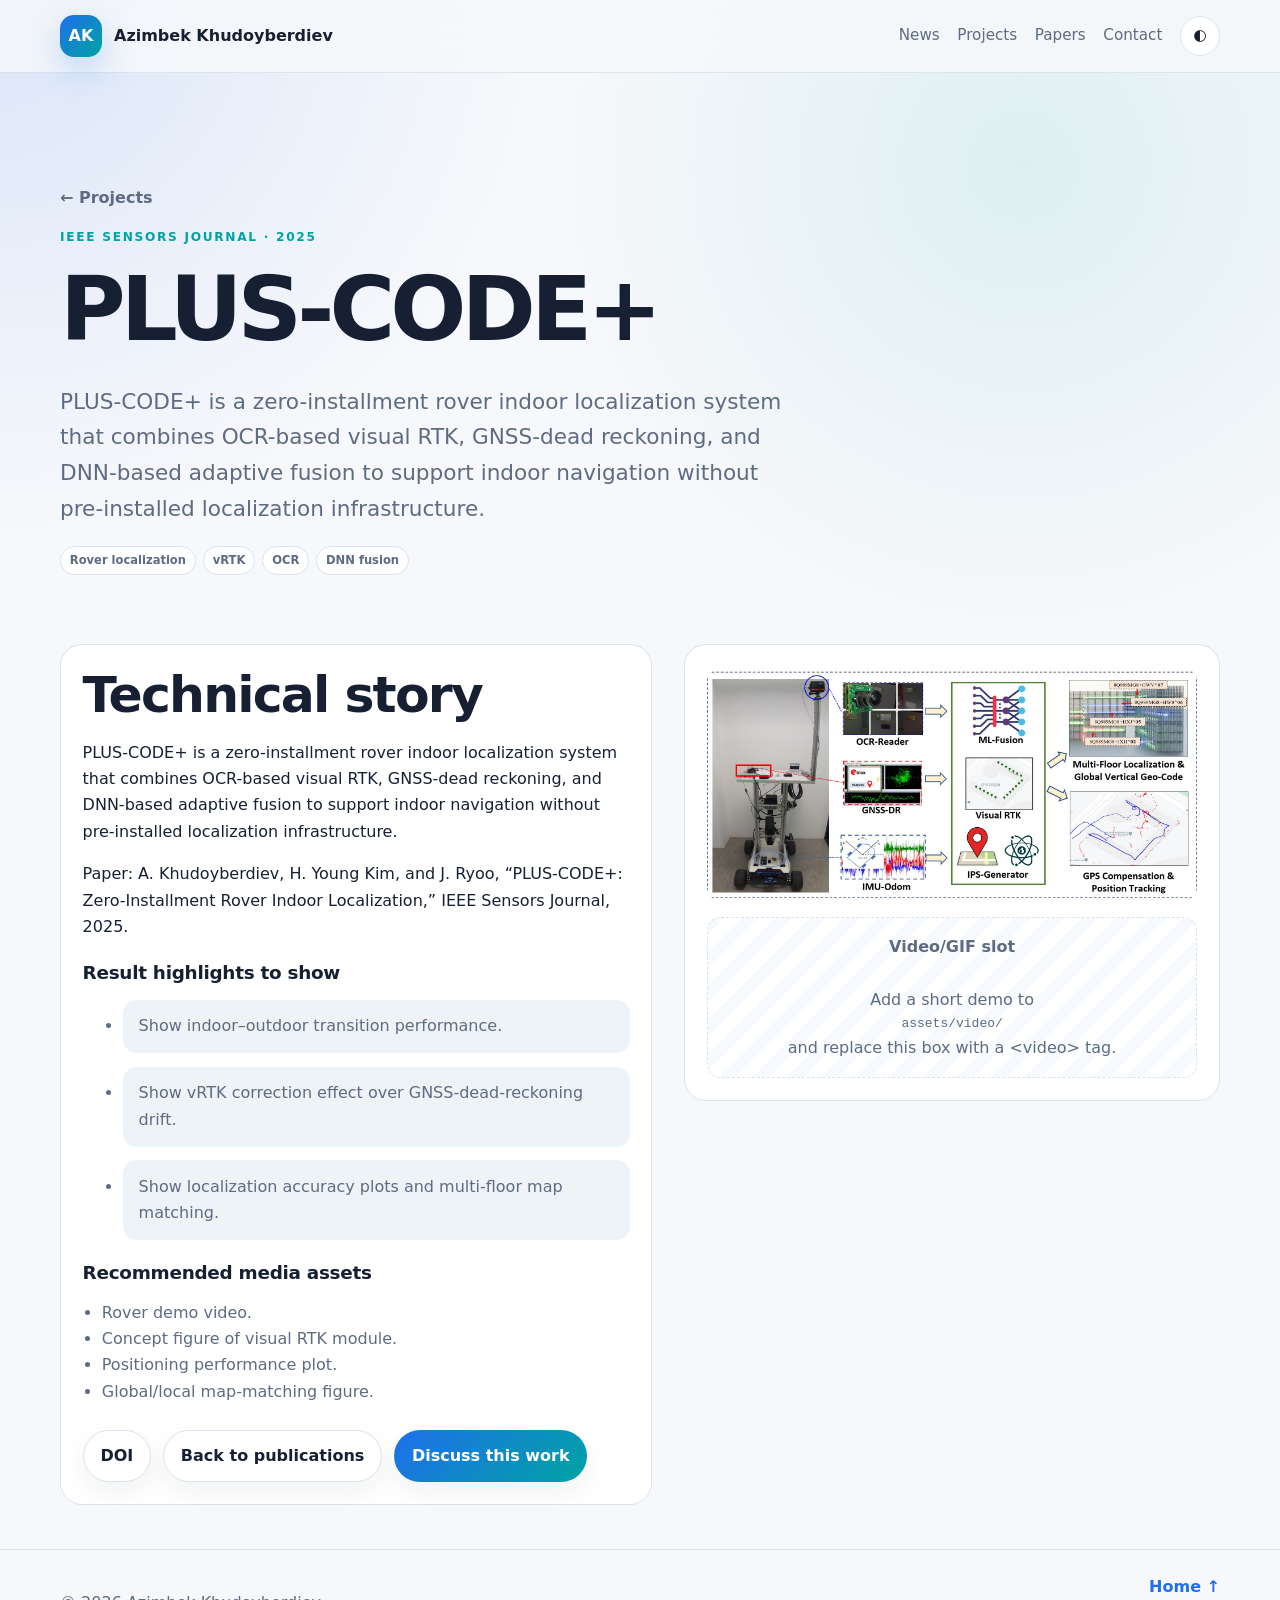
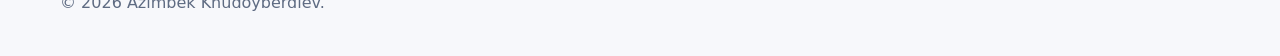
<file: projects/plus-code.html>
<!doctype html>
<html lang="en" data-theme="light">
<head>
  <meta charset="utf-8" />
  <meta name="viewport" content="width=device-width, initial-scale=1" />
  <title>PLUS-CODE+ · Azimbek Khudoyberdiev</title>
  <meta name="description" content="PLUS-CODE+ is a zero-installment rover indoor localization system that combines OCR-based visual RTK, GNSS-dead reckoning, and DNN-based adaptive fusion to support indoor navigation without pre-installed localization infrastructure." />
  <link rel="icon" href="../assets/img/favicon.svg" type="image/svg+xml" />
  <link rel="stylesheet" href="../assets/css/styles.css" />
</head>
<body>
  <a class="skip-link" href="#main">Skip to main content</a>
  <header class="site-header">
    <nav class="nav" aria-label="Primary navigation">
      <a class="brand" href="../index.html#top"><span class="brand-mark">AK</span><span class="brand-text">Azimbek Khudoyberdiev</span></a>
      <button class="nav-toggle" aria-expanded="false" aria-controls="nav-menu">Menu</button>
      <div class="nav-menu" id="nav-menu">
        <a href="../index.html#news">News</a>
        <a href="../index.html#projects">Projects</a>
        <a href="../index.html#publications">Papers</a>
        <a href="../index.html#contact">Contact</a>
        <button class="theme-toggle" type="button" aria-label="Toggle dark mode">◐</button>
      </div>
    </nav>
  </header>
  <main id="main">
    <section class="project-hero">
      <div class="container">
        <p class="breadcrumb"><a href="../index.html#projects">← Projects</a></p>
        <p class="eyebrow">IEEE Sensors Journal · 2025</p>
        <h1>PLUS-CODE+</h1>
        <p class="lead">PLUS-CODE+ is a zero-installment rover indoor localization system that combines OCR-based visual RTK, GNSS-dead reckoning, and DNN-based adaptive fusion to support indoor navigation without pre-installed localization infrastructure.</p>
        <div class="tag-row" style="margin-top:1.2rem"><span>Rover localization</span><span>vRTK</span><span>OCR</span><span>DNN fusion</span></div>
      </div>
    </section>
    <section class="section-pad" style="padding-top:0">
      <div class="container detail-grid">
        <article class="detail-card">
          <h2>Technical story</h2>
          <p>PLUS-CODE+ is a zero-installment rover indoor localization system that combines OCR-based visual RTK, GNSS-dead reckoning, and DNN-based adaptive fusion to support indoor navigation without pre-installed localization infrastructure.</p>
          <p>Paper: A. Khudoyberdiev, H. Young Kim, and J. Ryoo, “PLUS-CODE+: Zero-Installment Rover Indoor Localization,” IEEE Sensors Journal, 2025.</p>
          <h3 style="margin-top:1.4rem">Result highlights to show</h3>
          <ul class="result-list"><li>Show indoor–outdoor transition performance.</li><li>Show vRTK correction effect over GNSS-dead-reckoning drift.</li><li>Show localization accuracy plots and multi-floor map matching.</li></ul>
          <h3 style="margin-top:1.4rem">Recommended media assets</h3>
          <ul class="checklist"><li>Rover demo video.</li><li>Concept figure of visual RTK module.</li><li>Positioning performance plot.</li><li>Global/local map-matching figure.</li></ul>
          <div class="hero-actions"><a class="button" href="https://doi.org/10.1109/JSEN.2025.3561331" rel="noopener">DOI</a><a class="button" href="../index.html#publications" rel="noopener">Back to publications</a><a class="button primary" href="mailto:azimbek.khudoyberdiev@stonybrook.edu">Discuss this work</a></div>
        </article>
        <aside class="media-panel">
          <img src="../assets/img/projects/plus-code.jpg" alt="PLUS-CODE+ localization system figure" />
          <div class="video-placeholder">
            <strong>Video/GIF slot</strong><br />
            Add a short demo to <code>assets/video/</code> and replace this box with a &lt;video&gt; tag.
          </div>
        </aside>
      </div>
    </section>
  </main>
  <footer class="footer">
    <div class="container footer-inner"><p>© <span id="year"></span> Azimbek Khudoyberdiev.</p><a href="../index.html#top">Home ↑</a></div>
  </footer>
  <script src="../assets/js/main.js"></script>
</body>
</html>
</file>
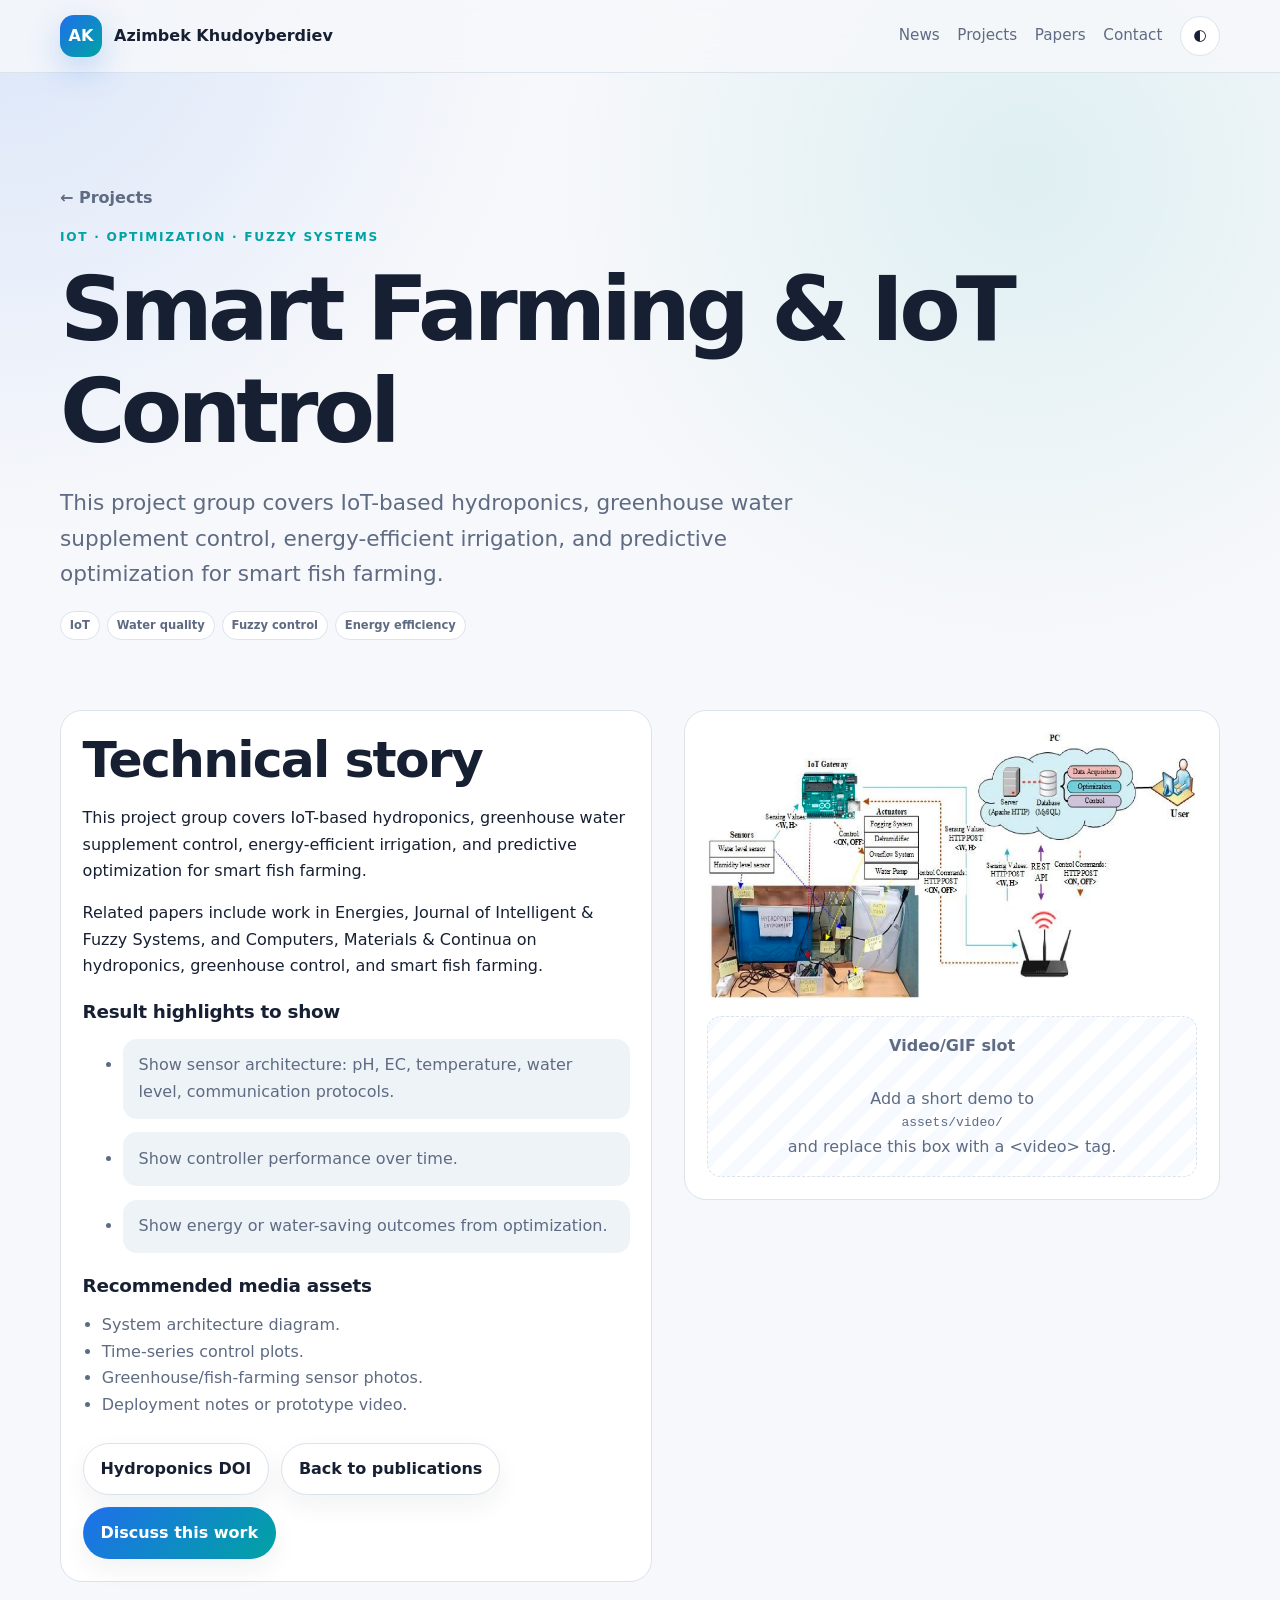
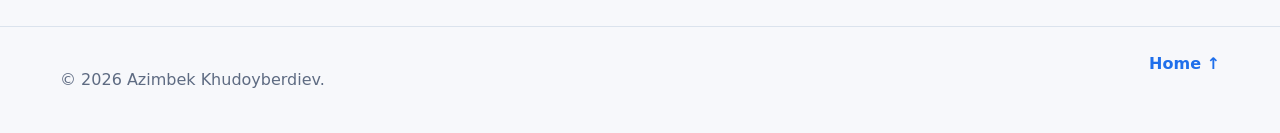
<file: projects/smart-farming.html>
<!doctype html>
<html lang="en" data-theme="light">
<head>
  <meta charset="utf-8" />
  <meta name="viewport" content="width=device-width, initial-scale=1" />
  <title>Smart Farming & IoT Control · Azimbek Khudoyberdiev</title>
  <meta name="description" content="This project group covers IoT-based hydroponics, greenhouse water supplement control, energy-efficient irrigation, and predictive optimization for smart fish farming." />
  <link rel="icon" href="../assets/img/favicon.svg" type="image/svg+xml" />
  <link rel="stylesheet" href="../assets/css/styles.css" />
</head>
<body>
  <a class="skip-link" href="#main">Skip to main content</a>
  <header class="site-header">
    <nav class="nav" aria-label="Primary navigation">
      <a class="brand" href="../index.html#top"><span class="brand-mark">AK</span><span class="brand-text">Azimbek Khudoyberdiev</span></a>
      <button class="nav-toggle" aria-expanded="false" aria-controls="nav-menu">Menu</button>
      <div class="nav-menu" id="nav-menu">
        <a href="../index.html#news">News</a>
        <a href="../index.html#projects">Projects</a>
        <a href="../index.html#publications">Papers</a>
        <a href="../index.html#contact">Contact</a>
        <button class="theme-toggle" type="button" aria-label="Toggle dark mode">◐</button>
      </div>
    </nav>
  </header>
  <main id="main">
    <section class="project-hero">
      <div class="container">
        <p class="breadcrumb"><a href="../index.html#projects">← Projects</a></p>
        <p class="eyebrow">IoT · Optimization · Fuzzy systems</p>
        <h1>Smart Farming & IoT Control</h1>
        <p class="lead">This project group covers IoT-based hydroponics, greenhouse water supplement control, energy-efficient irrigation, and predictive optimization for smart fish farming.</p>
        <div class="tag-row" style="margin-top:1.2rem"><span>IoT</span><span>Water quality</span><span>Fuzzy control</span><span>Energy efficiency</span></div>
      </div>
    </section>
    <section class="section-pad" style="padding-top:0">
      <div class="container detail-grid">
        <article class="detail-card">
          <h2>Technical story</h2>
          <p>This project group covers IoT-based hydroponics, greenhouse water supplement control, energy-efficient irrigation, and predictive optimization for smart fish farming.</p>
          <p>Related papers include work in Energies, Journal of Intelligent & Fuzzy Systems, and Computers, Materials & Continua on hydroponics, greenhouse control, and smart fish farming.</p>
          <h3 style="margin-top:1.4rem">Result highlights to show</h3>
          <ul class="result-list"><li>Show sensor architecture: pH, EC, temperature, water level, communication protocols.</li><li>Show controller performance over time.</li><li>Show energy or water-saving outcomes from optimization.</li></ul>
          <h3 style="margin-top:1.4rem">Recommended media assets</h3>
          <ul class="checklist"><li>System architecture diagram.</li><li>Time-series control plots.</li><li>Greenhouse/fish-farming sensor photos.</li><li>Deployment notes or prototype video.</li></ul>
          <div class="hero-actions"><a class="button" href="https://doi.org/10.3390/en13020289" rel="noopener">Hydroponics DOI</a><a class="button" href="../index.html#publications" rel="noopener">Back to publications</a><a class="button primary" href="mailto:azimbek.khudoyberdiev@stonybrook.edu">Discuss this work</a></div>
        </article>
        <aside class="media-panel">
          <img src="../assets/img/projects/smart-farming.png" alt="Smart Farming and IoT control figure" />
          <div class="video-placeholder">
            <strong>Video/GIF slot</strong><br />
            Add a short demo to <code>assets/video/</code> and replace this box with a &lt;video&gt; tag.
          </div>
        </aside>
      </div>
    </section>
  </main>
  <footer class="footer">
    <div class="container footer-inner"><p>© <span id="year"></span> Azimbek Khudoyberdiev.</p><a href="../index.html#top">Home ↑</a></div>
  </footer>
  <script src="../assets/js/main.js"></script>
</body>
</html>
</file>
<file: assets/css/styles.css>
:root {
  color-scheme: light;
  --bg: #f7f8fb;
  --surface: #ffffff;
  --surface-2: #eef3f8;
  --text: #172033;
  --muted: #5e6b82;
  --line: #dbe3ed;
  --brand: #1f6feb;
  --brand-2: #00a3a3;
  --accent: #ffb000;
  --shadow: 0 24px 70px rgba(18, 31, 56, 0.10);
  --radius: 22px;
  --radius-sm: 14px;
  --max: 1160px;
}

html[data-theme="dark"] {
  color-scheme: dark;
  --bg: #0d1117;
  --surface: #111827;
  --surface-2: #161f2d;
  --text: #edf3ff;
  --muted: #b8c2d6;
  --line: #263447;
  --brand: #58a6ff;
  --brand-2: #45d6c6;
  --accent: #ffd166;
  --shadow: 0 24px 70px rgba(0, 0, 0, 0.35);
}

* { box-sizing: border-box; }
html { scroll-behavior: smooth; }
body {
  margin: 0;
  font-family: Inter, ui-sans-serif, system-ui, -apple-system, BlinkMacSystemFont, "Segoe UI", sans-serif;
  background:
    radial-gradient(circle at top left, rgba(31, 111, 235, .13), transparent 34rem),
    radial-gradient(circle at 80% 10%, rgba(0, 163, 163, .10), transparent 30rem),
    var(--bg);
  color: var(--text);
  line-height: 1.65;
}

a { color: inherit; text-decoration: none; }
a:hover { color: var(--brand); }
img { max-width: 100%; display: block; }

.skip-link {
  position: absolute;
  left: 1rem;
  top: -4rem;
  background: var(--brand);
  color: #fff;
  padding: .75rem 1rem;
  border-radius: 999px;
  z-index: 100;
}
.skip-link:focus { top: 1rem; }
.sr-only {
  position: absolute;
  width: 1px;
  height: 1px;
  padding: 0;
  margin: -1px;
  overflow: hidden;
  clip: rect(0, 0, 0, 0);
  white-space: nowrap;
  border: 0;
}

.container {
  width: min(100% - 2rem, var(--max));
  margin: 0 auto;
}
.narrow { max-width: 820px; }
.section-pad { padding: 44px 0; }
.section-muted { background: linear-gradient(180deg, rgba(255,255,255,.50), rgba(255,255,255,.20)); }
html[data-theme="dark"] .section-muted { background: linear-gradient(180deg, rgba(255,255,255,.03), rgba(255,255,255,.01)); }

.site-header {
  position: sticky;
  top: 0;
  z-index: 30;
  backdrop-filter: blur(18px);
  background: rgba(247, 248, 251, .82);
  border-bottom: 1px solid var(--line);
}
html[data-theme="dark"] .site-header { background: rgba(13, 17, 23, .82); }
.nav {
  width: min(100% - 2rem, var(--max));
  margin: 0 auto;
  min-height: 72px;
  display: flex;
  align-items: center;
  justify-content: space-between;
  gap: 1rem;
}
.brand { display: inline-flex; align-items: center; gap: .75rem; font-weight: 750; }
.brand-mark {
  width: 42px;
  height: 42px;
  display: grid;
  place-items: center;
  color: #fff;
  background: linear-gradient(135deg, var(--brand), var(--brand-2));
  border-radius: 14px;
  box-shadow: 0 12px 32px rgba(31, 111, 235, .25);
}
.nav-menu { display: flex; align-items: center; gap: 1.1rem; color: var(--muted); font-size: .95rem; }
.nav-menu a { padding: .5rem 0; }
.nav-toggle, .theme-toggle {
  border: 1px solid var(--line);
  background: var(--surface);
  color: var(--text);
  border-radius: 999px;
  padding: .55rem .8rem;
  cursor: pointer;
  font: inherit;
}
.nav-toggle { display: none; }
.theme-toggle { width: 40px; height: 40px; padding: 0; }

.hero {
  padding: 72px 0 64px;
  background: rgba(255, 255, 255, .72);
  border-bottom: 1px solid var(--line);
}
html[data-theme="dark"] .hero { background: rgba(17, 24, 39, .62); }
.hero-grid {
  display: grid;
  grid-template-columns: minmax(240px, 300px) minmax(0, 1fr);
  gap: 3.2rem;
  align-items: start;
}
.hero-copy { order: 2; }
.eyebrow {
  margin: 0 0 .75rem;
  color: var(--brand-2);
  text-transform: uppercase;
  letter-spacing: .14em;
  font-size: .76rem;
  font-weight: 800;
}
h1, h2, h3 { line-height: 1.13; margin: 0; }
h1 { font-size: clamp(2.6rem, 7vw, 5.7rem); letter-spacing: -.055em; }
.hero h1 { font-size: clamp(2.15rem, 4vw, 3.1rem); letter-spacing: -.025em; }
h2 { font-size: clamp(2rem, 4vw, 3.15rem); letter-spacing: -.035em; }
h3 { font-size: 1.15rem; letter-spacing: -.015em; }
.lead { font-size: clamp(1.08rem, 2vw, 1.35rem); color: var(--muted); max-width: 740px; margin: 1.45rem 0 0; }
.hero .lead { font-size: 1.04rem; max-width: 780px; margin-top: 1.15rem; }
.about-text { color: var(--muted); max-width: 820px; margin: 1rem 0 0; }
.section-intro { color: var(--muted); font-size: 1.08rem; margin-top: 1rem; }
.section-intro.compact { max-width: 720px; }
.hero-actions { display: flex; flex-wrap: wrap; gap: .75rem; margin-top: 1.55rem; }
.button {
  display: inline-flex;
  align-items: center;
  justify-content: center;
  gap: .4rem;
  min-height: 46px;
  padding: .75rem 1.05rem;
  border-radius: 999px;
  background: var(--surface);
  border: 1px solid var(--line);
  box-shadow: 0 10px 26px rgba(18, 31, 56, .06);
  color: var(--text);
  font-weight: 700;
}
.button.primary { background: linear-gradient(135deg, var(--brand), var(--brand-2)); color: #fff; border-color: transparent; }
.button.ghost { background: transparent; }
.text-link { color: var(--brand); font-weight: 800; }
.inline-link { color: var(--brand); font-weight: 750; text-decoration: underline; text-decoration-thickness: 1.5px; text-underline-offset: 3px; }
.quick-meta { display: flex; flex-wrap: wrap; gap: .6rem; margin-top: 1.4rem; }
.quick-meta span, .tag-row span {
  border: 1px solid var(--line);
  background: var(--surface);
  color: var(--muted);
  border-radius: 999px;
  padding: .35rem .7rem;
  font-size: .82rem;
  font-weight: 650;
}
.hero-card {
  background: var(--surface);
  border: 1px solid var(--line);
  border-radius: var(--radius-sm);
  box-shadow: 0 18px 46px rgba(18, 31, 56, .08);
  overflow: hidden;
  order: 1;
  justify-self: start;
}
.hero-card img {
  background: var(--surface-2);
  width: 100%;
  aspect-ratio: 4 / 4.2;
  object-fit: cover;
  object-position: center top;
}
.hero-card-content { padding: 1rem 1.05rem 1.15rem; }
.hero-card h2 { font-size: 1.08rem; }
.hero-card p { color: var(--muted); margin: .3rem 0 0; font-size: .86rem; line-height: 1.38; }
.profile-links { display: flex; flex-wrap: wrap; justify-content: center; gap: .6rem; margin-top: 1.15rem; }
.icon-link {
  width: 42px;
  height: 42px;
  display: inline-grid;
  place-items: center;
  border: 1px solid var(--line);
  border-radius: 999px;
  background: var(--surface);
  color: var(--brand);
  transition: transform .16s ease, border-color .16s ease, background .16s ease;
}
.icon-link:hover,
.icon-link:focus-visible {
  background: var(--surface-2);
  border-color: rgba(31, 111, 235, .45);
  color: var(--brand);
  transform: translateY(-1px);
}
.icon {
  width: 20px;
  height: 20px;
  fill: none;
  stroke: currentColor;
  stroke-width: 2;
  stroke-linecap: round;
  stroke-linejoin: round;
}
.pub-links a {
  border-bottom: 2px solid rgba(31, 111, 235, .35);
  color: var(--brand);
  font-weight: 800;
}
.small-note { font-size: .85rem; color: var(--muted); }

.split-heading {
  display: flex;
  align-items: end;
  justify-content: space-between;
  gap: 1.5rem;
  margin-bottom: 1.55rem;
}
.section-heading { margin-bottom: 1.55rem; }
.section-heading .section-intro { max-width: 820px; }
.research-grid, .project-grid, .teaching-grid, .skills-grid {
  display: grid;
  gap: 1rem;
}
.research-card, .project-card, .teaching-card, .skill-group, .notice-card, .patent-card, .contact-card {
  background: var(--surface);
  border: 1px solid var(--line);
  border-radius: var(--radius);
  box-shadow: 0 18px 50px rgba(18, 31, 56, .06);
}
.news-list { margin-top: 0; margin-bottom: 0; padding-left: 1.25rem; }
.news-list li { margin: .45rem 0; padding-left: .2rem; color: var(--muted); }
.news-list li::marker { color: var(--brand-2); }
.news-list strong { color: var(--text); }
.news-list a { color: var(--brand); font-weight: 700; }
.news-list a:hover { text-decoration: underline; text-underline-offset: 3px; }
.research-card p, .project-body p, .teaching-card p, .skill-group p, .notice-card p, .patent-card p, .contact-card p { color: var(--muted); }
.research-grid { grid-template-columns: repeat(4, 1fr); }
.research-card { padding: 1.35rem; }
.icon-chip {
  width: 44px;
  height: 44px;
  display: inline-grid;
  place-items: center;
  border-radius: 14px;
  background: var(--surface-2);
  color: var(--brand);
  font-weight: 850;
  margin-bottom: 1rem;
}
.project-grid { grid-template-columns: repeat(3, 1fr); }
.project-card { overflow: hidden; }
.project-card.featured { grid-column: span 1; }
.project-media {
  display: flex;
  align-items: center;
  justify-content: center;
  aspect-ratio: 4 / 3;
  padding: .8rem;
  background: #fff;
  border-bottom: 1px solid var(--line);
}
.project-media img {
  width: 100%;
  height: 100%;
  object-fit: contain;
}
.project-media.portrait-media img { width: auto; max-width: 78%; }
.project-body { padding: 1.25rem; }
.tag-row { display: flex; flex-wrap: wrap; gap: .45rem; margin-bottom: .85rem; }
.tag-row span { font-size: .72rem; padding: .25rem .55rem; }
.project-body .project-venue {
  margin: .85rem 0;
  color: var(--brand-2);
  font-size: .82rem;
  font-weight: 800;
  letter-spacing: .01em;
}

.pub-toolbar { display: flex; flex-wrap: wrap; gap: .55rem; margin-bottom: 1.1rem; }
.filter-button {
  border: 1px solid var(--line);
  background: var(--surface);
  color: var(--muted);
  border-radius: 999px;
  padding: .55rem .85rem;
  font: inherit;
  font-weight: 750;
  cursor: pointer;
}
.filter-button.active { background: var(--text); color: var(--bg); border-color: var(--text); }
.publication-list { display: grid; gap: .85rem; }
.publication {
  background: var(--surface);
  border: 1px solid var(--line);
  border-radius: var(--radius-sm);
  padding: 1.1rem 1.25rem;
}
.publication.is-hidden { display: none; }
.pub-venue { color: var(--brand-2); font-weight: 800; margin: 0 0 .3rem; font-size: .9rem; }
.publication p { color: var(--muted); margin: .55rem 0 0; }
.publication .pub-note { font-size: .92rem; }
.pub-links { display: flex; gap: .8rem; margin-top: .65rem; }

.two-col { display: grid; grid-template-columns: .75fr 1.25fr; gap: 2rem; }
.timeline { display: grid; grid-template-columns: repeat(2, minmax(0, 1fr)); gap: 1rem; }
.timeline article {
  background: var(--surface);
  border: 1px solid var(--line);
  border-radius: var(--radius-sm);
  padding: 1.15rem 1.25rem;
  position: relative;
}
.timeline span { color: var(--brand-2); font-size: .85rem; font-weight: 850; }
.timeline p { color: var(--muted); margin: .45rem 0 0; }
.teaching-grid { grid-template-columns: repeat(2, 1fr); }
.teaching-card, .skill-group, .notice-card { padding: 1.35rem; }
.muted { color: var(--muted); }
.teaching-card ul { margin-bottom: 0; padding-left: 1.15rem; color: var(--muted); }
.skills-grid { grid-template-columns: repeat(4, 1fr); }

.patent-card { padding: 1.35rem; }
.patent-layout {
  display: grid;
  grid-template-columns: minmax(0, .95fr) minmax(420px, 1.05fr);
  gap: 1.35rem;
  align-items: start;
}
.patent-copy > p:first-child { margin-top: 0; }
.patent-meta {
  display: grid;
  grid-template-columns: repeat(2, minmax(0, 1fr));
  gap: .85rem 1rem;
  margin: 1.1rem 0;
}
.patent-meta div {
  border: 1px solid var(--line);
  border-radius: var(--radius-sm);
  background: var(--surface-2);
  padding: .8rem .9rem;
}
.patent-meta dt {
  color: var(--brand-2);
  font-size: .76rem;
  font-weight: 850;
  text-transform: uppercase;
  letter-spacing: .08em;
}
.patent-meta dd {
  margin: .25rem 0 0;
  color: var(--text);
  font-weight: 720;
}
.patent-figures {
  display: grid;
  grid-template-columns: 1fr 1fr;
  gap: 1rem;
  margin-top: 0;
}
.patent-figures figure {
  margin: 0;
  border: 1px solid var(--line);
  border-radius: var(--radius-sm);
  background: #fff;
  overflow: hidden;
}
.patent-figures img {
  width: 100%;
  aspect-ratio: 4 / 3;
  object-fit: contain;
  padding: .75rem;
  background: #fff;
}
.patent-figures figcaption {
  border-top: 1px solid var(--line);
  padding: .65rem .85rem;
  color: var(--muted);
  font-size: .9rem;
  font-weight: 720;
}

.contact-section { padding-bottom: 48px; }
.contact-card {
  display: grid;
  grid-template-columns: minmax(0, .85fr) minmax(320px, .9fr);
  gap: 1.6rem;
  align-items: start;
  padding: 1.7rem;
  background: linear-gradient(135deg, rgba(31,111,235,.12), rgba(0,163,163,.10)), var(--surface);
}
.contact-note { max-width: 560px; margin-bottom: 0; }
.contact-form {
  display: grid;
  gap: .75rem;
  width: 100%;
}
.contact-form label {
  display: grid;
  gap: .3rem;
}
.contact-form span {
  color: var(--muted);
  font-size: .82rem;
  font-weight: 750;
}
.contact-form input,
.contact-form textarea {
  width: 100%;
  border: 1px solid var(--line);
  border-radius: var(--radius-sm);
  background: var(--surface);
  color: var(--text);
  font: inherit;
  padding: .72rem .85rem;
  outline: none;
}
.contact-form textarea { resize: vertical; min-height: 112px; }
.contact-form input:focus,
.contact-form textarea:focus {
  border-color: var(--brand);
  box-shadow: 0 0 0 3px rgba(31, 111, 235, .14);
}
.contact-form .button {
  justify-self: start;
  min-height: 42px;
  padding: .62rem 1.1rem;
}
.footer { border-top: 1px solid var(--line); padding: 1.5rem 0; color: var(--muted); }
.footer-inner { display: flex; justify-content: space-between; gap: 1rem; flex-wrap: wrap; }
.footer a { color: var(--brand); font-weight: 800; }

.pdf-viewer {
  margin-top: 1.5rem;
  background: var(--surface);
  border: 1px solid var(--line);
  border-radius: var(--radius);
  box-shadow: 0 18px 50px rgba(18, 31, 56, .06);
  overflow: hidden;
}
.pdf-frame {
  display: block;
  width: 100%;
  height: min(78vh, 900px);
  min-height: 620px;
  border: 0;
  background: var(--surface-2);
}

/* Project pages */
.project-hero { padding: 96px 0 56px; }
.breadcrumb { color: var(--muted); margin-bottom: 1rem; font-weight: 700; }
.detail-grid { display: grid; grid-template-columns: minmax(0, 1.05fr) minmax(320px, .95fr); gap: 2rem; align-items: start; }
.detail-card, .media-panel {
  background: var(--surface);
  border: 1px solid var(--line);
  border-radius: var(--radius);
  padding: 1.35rem;
}
.media-panel img { border-radius: var(--radius-sm); background: var(--surface-2); }
.result-list { display: grid; gap: .85rem; margin-top: 1rem; }
.result-list li {
  background: var(--surface-2);
  border-radius: var(--radius-sm);
  padding: .85rem 1rem;
  color: var(--muted);
}
.video-placeholder {
  border: 1.5px dashed var(--line);
  border-radius: var(--radius-sm);
  min-height: 160px;
  display: grid;
  place-items: center;
  text-align: center;
  color: var(--muted);
  padding: 1rem;
  margin-top: 1rem;
  background: repeating-linear-gradient(135deg, rgba(31,111,235,.04) 0 12px, transparent 12px 24px);
}
.checklist { padding-left: 1.2rem; color: var(--muted); }

@media (max-width: 980px) {
  .hero-grid, .two-col, .patent-layout, .detail-grid, .contact-card { grid-template-columns: 1fr; }
  .hero-copy { order: 1; }
  .hero-card { order: 2; justify-self: start; max-width: 300px; }
  .research-grid, .skills-grid { grid-template-columns: repeat(2, 1fr); }
  .project-grid { grid-template-columns: repeat(2, 1fr); }
}

@media (max-width: 720px) {
  .section-pad { padding: 32px 0; }
  .nav-toggle { display: inline-flex; }
  .nav-menu {
    position: absolute;
    left: 1rem;
    right: 1rem;
    top: 76px;
    display: none;
    flex-direction: column;
    align-items: stretch;
    background: var(--surface);
    border: 1px solid var(--line);
    border-radius: var(--radius);
    padding: 1rem;
    box-shadow: var(--shadow);
  }
  .nav-menu.open { display: flex; }
  .brand-text { display: none; }
  .hero { padding-top: 70px; }
  .split-heading { align-items: start; flex-direction: column; }
  .research-grid, .project-grid, .teaching-grid, .skills-grid { grid-template-columns: 1fr; }
  .timeline { grid-template-columns: 1fr; }
  .patent-meta, .patent-figures { grid-template-columns: 1fr; }
  h1 { font-size: clamp(2.35rem, 12vw, 4rem); }
  .hero-card { transform: none; }
}
</file>
